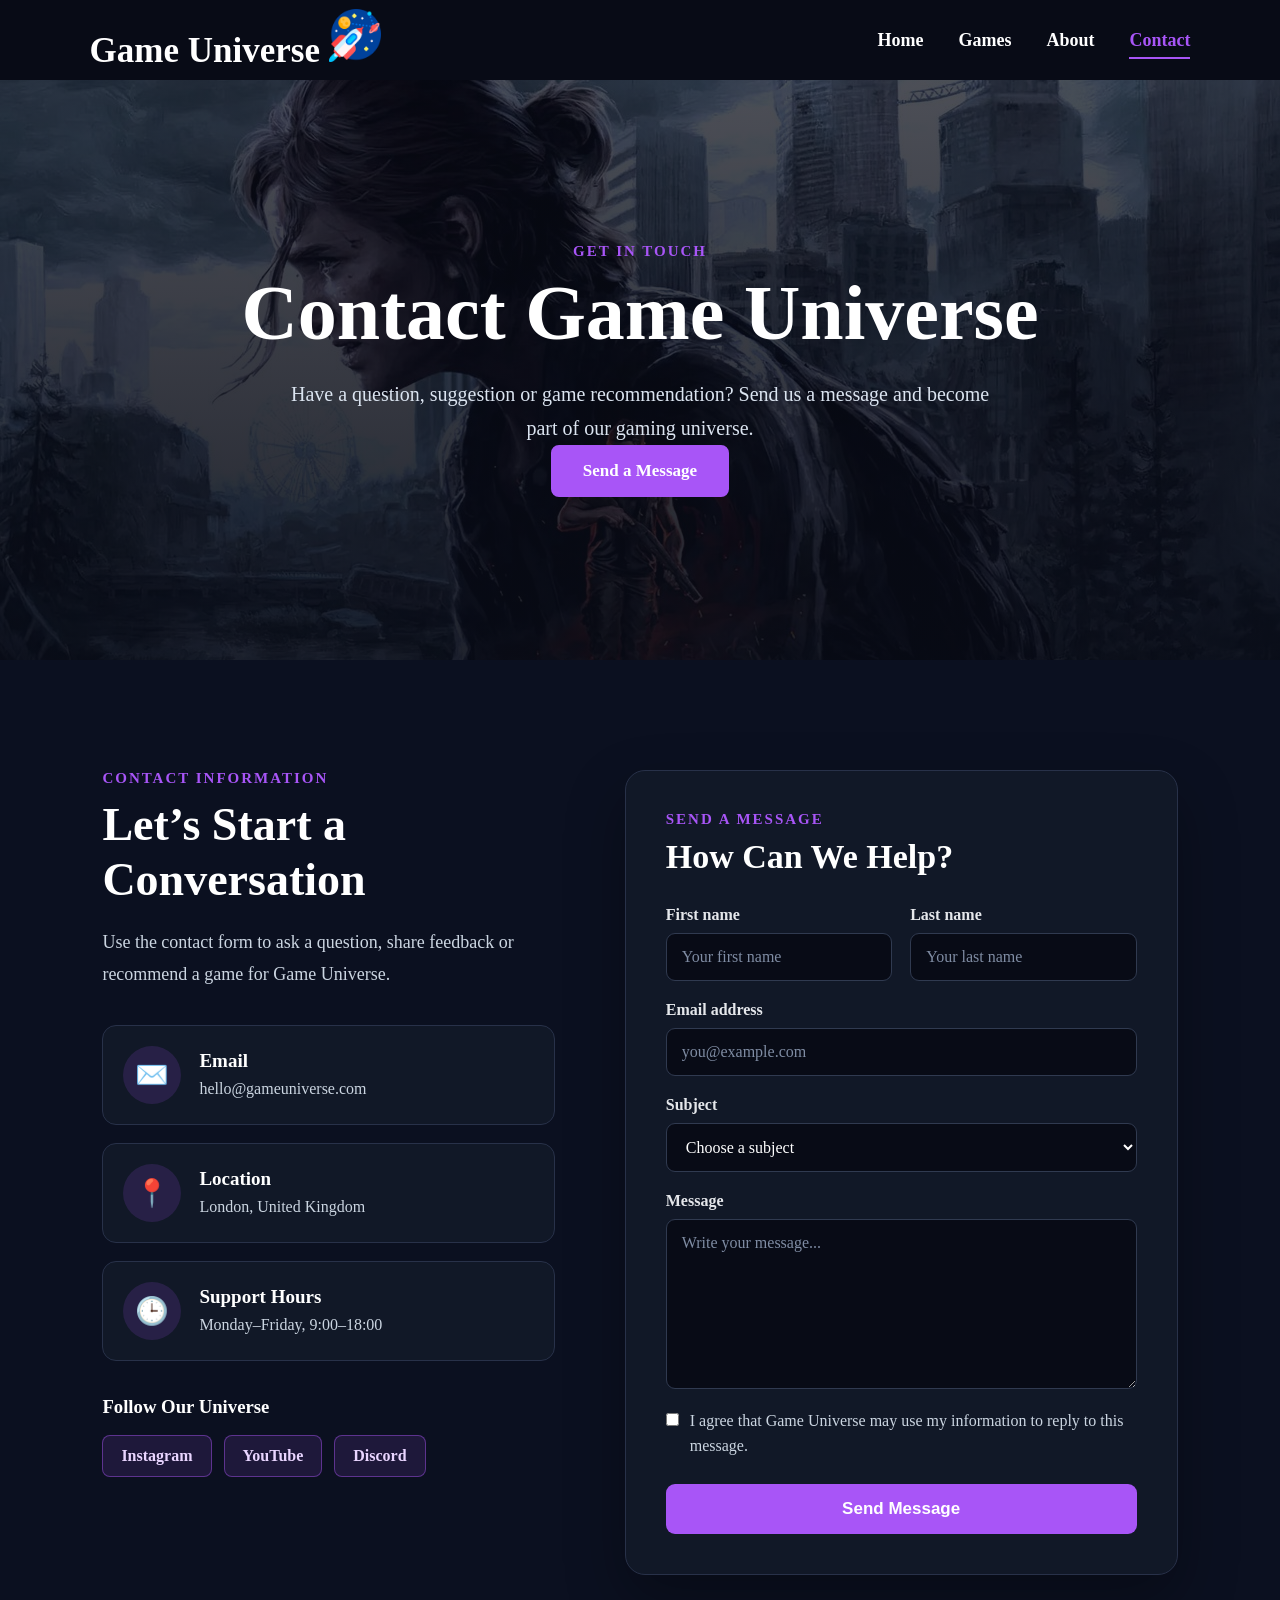
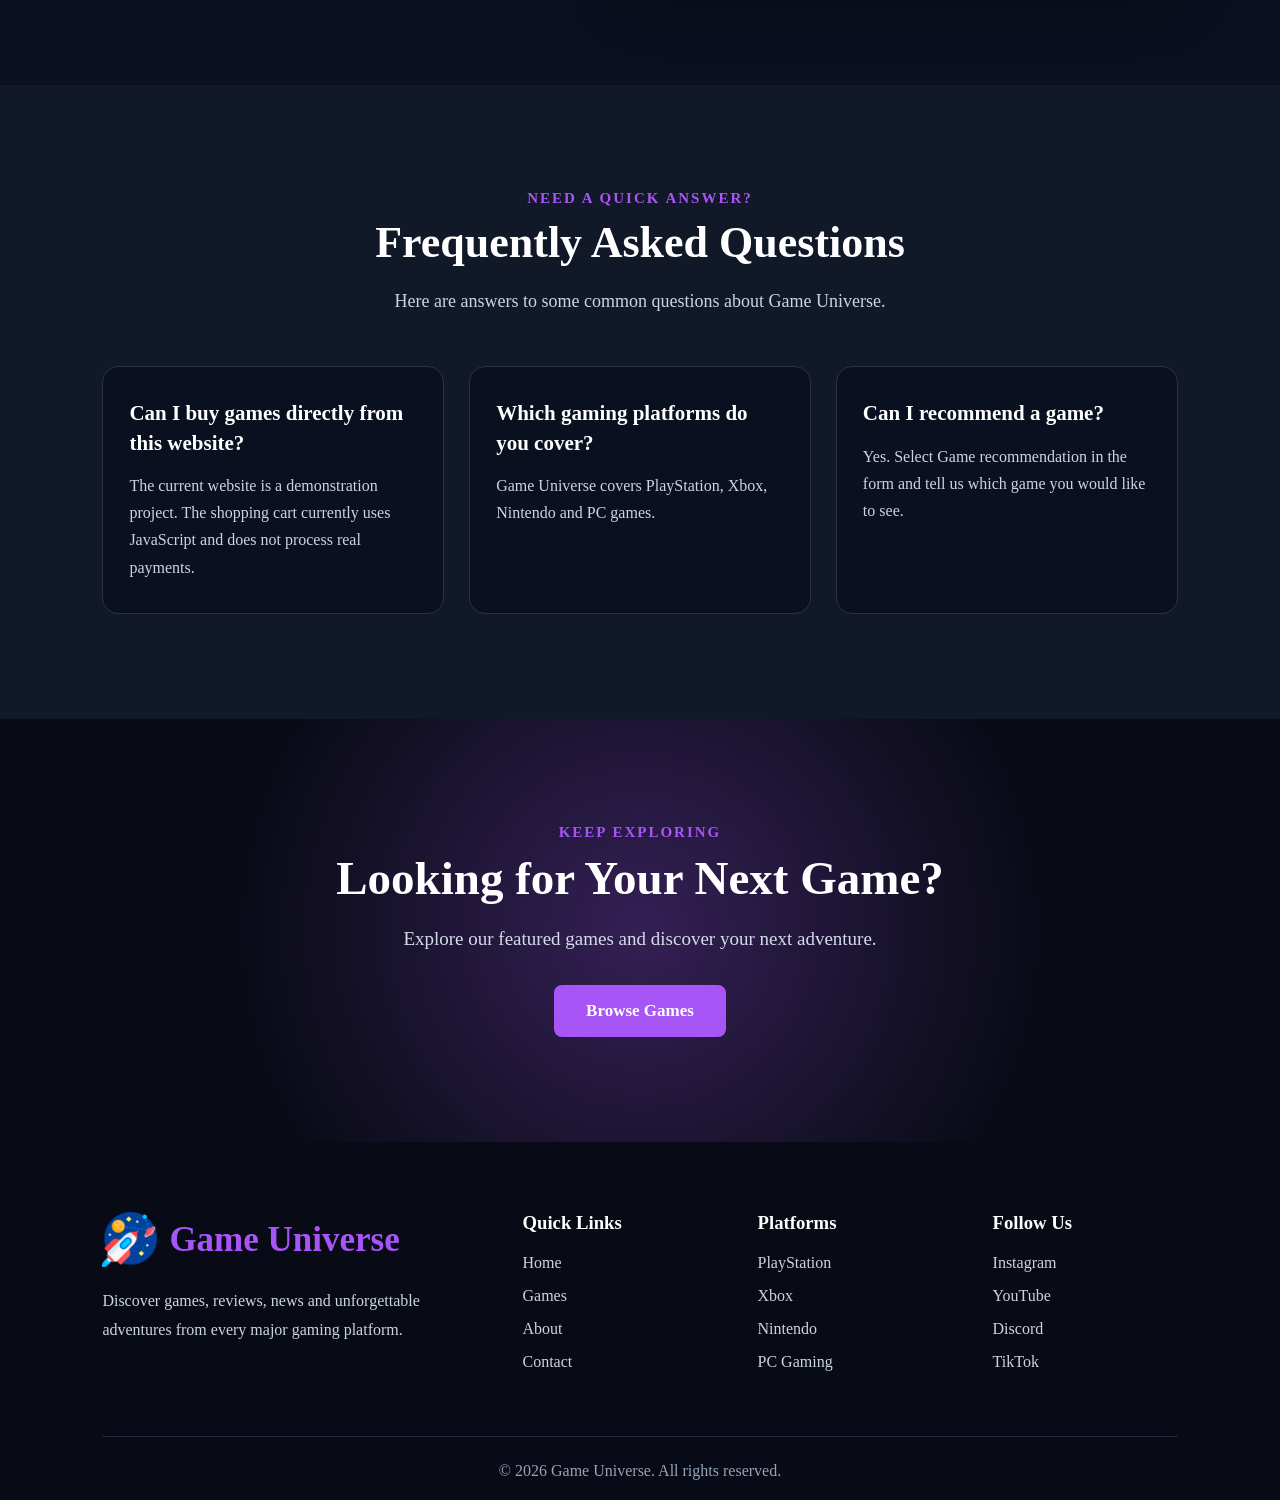
<file: contact.html>
<!DOCTYPE html>
<html lang="en">

<head>
    <meta charset="UTF-8">

    <meta name="viewport" content="width=device-width, initial-scale=1.0">
    <meta name="description" content="Game Universe is an online gaming store where users can browse games, search products and manage a shopping cart.">

    <link rel="stylesheet" href="style/style.css">
    <link rel="icon" href="media/images/space.png" type="image/png">

    <title>Contact Us | Game Universe</title>
</head>

<body>

    <!-- Navbar -->

    <header class="header">

        <a href="index.html" class="logo">
            Game Universe

            <img
                src="media/images/space.png"
                alt="Game Universe logo"
            >
        </a>

        <input type="checkbox" id="nav-box">

        <label
            for="nav-box"
            class="nav-btn"
            aria-label="Open navigation menu"
        >
            <span></span>
            <span></span>
            <span></span>
        </label>

        <nav class="navbar">

            <ul>
                <li>
                    <a href="index.html">
                        Home
                    </a>
                </li>

                <li>
                    <a href="games.html">
                        Games
                    </a>
                </li>

                <li>
                    <a href="about.html">
                        About
                    </a>
                </li>

                <li>
                    <a
                        href="contact.html"
                        class="active"
                    >
                        Contact
                    </a>
                </li>
            </ul>

        </nav>

    </header>


    <main>

        <!-- Contact hero -->

        <section class="contact-hero">

            <div class="contact-hero-content">

                <p class="section-label">
                    Get in touch
                </p>

                <h1>
                    Contact Game Universe
                </h1>

                <p>
                    Have a question, suggestion or game
                    recommendation? Send us a message and become
                    part of our gaming universe.
                </p>

                <a
                    href="#contact-area"
                    class="hero-btn"
                >
                    Send a Message
                </a>

            </div>

        </section>


        <!-- Contact information and form -->

        <section
            class="contact-section"
            id="contact-area"
        >

            <div class="contact-info">

                <p class="section-label">
                    Contact information
                </p>

                <h2>
                    Let’s Start a Conversation
                </h2>

                <p class="contact-intro">
                    Use the contact form to ask a question, share
                    feedback or recommend a game for Game Universe.
                </p>


                <div class="contact-details">

                    <article class="contact-detail-card">

                        <span class="contact-icon">
                            ✉️
                        </span>

                        <div>
                            <h3>Email</h3>

                            <p>
                                hello@gameuniverse.com
                            </p>
                        </div>

                    </article>


                    <article class="contact-detail-card">

                        <span class="contact-icon">
                            📍
                        </span>

                        <div>
                            <h3>Location</h3>

                            <p>
                                London, United Kingdom
                            </p>
                        </div>

                    </article>


                    <article class="contact-detail-card">

                        <span class="contact-icon">
                            🕒
                        </span>

                        <div>
                            <h3>Support Hours</h3>

                            <p>
                                Monday–Friday, 9:00–18:00
                            </p>
                        </div>

                    </article>

                </div>


                <div class="contact-socials">

                    <h3>
                        Follow Our Universe
                    </h3>

                    <div class="social-buttons">

                        <a
                            href="#"
                            aria-label="Instagram"
                        >
                            Instagram
                        </a>

                        <a
                            href="#"
                            aria-label="YouTube"
                        >
                            YouTube
                        </a>

                        <a
                            href="#"
                            aria-label="Discord"
                        >
                            Discord
                        </a>

                    </div>

                </div>

            </div>


            <!-- Contact form -->

            <div class="contact-form-container">

                <form
                    class="contact-form"
                    id="contact-form"
                >

                    <div class="form-heading">

                        <p class="section-label">
                            Send a message
                        </p>

                        <h2>
                            How Can We Help?
                        </h2>

                    </div>


                    <div class="form-row">

                        <div class="form-group">

                            <label for="first-name">
                                First name
                            </label>

                            <input
                                type="text"
                                id="first-name"
                                name="first-name"
                                placeholder="Your first name"
                                autocomplete="given-name"
                                required
                            >

                        </div>


                        <div class="form-group">

                            <label for="last-name">
                                Last name
                            </label>

                            <input
                                type="text"
                                id="last-name"
                                name="last-name"
                                placeholder="Your last name"
                                autocomplete="family-name"
                                required
                            >

                        </div>

                    </div>


                    <div class="form-group">

                        <label for="email">
                            Email address
                        </label>

                        <input
                            type="email"
                            id="email"
                            name="email"
                            placeholder="you@example.com"
                            autocomplete="email"
                            required
                        >

                    </div>


                    <div class="form-group">

                        <label for="subject">
                            Subject
                        </label>

                        <select
                            id="subject"
                            name="subject"
                            required
                        >

                            <option
                                value=""
                                selected
                                disabled
                            >
                                Choose a subject
                            </option>

                            <option value="general-question">
                                General question
                            </option>

                            <option value="game-recommendation">
                                Game recommendation
                            </option>

                            <option value="website-feedback">
                                Website feedback
                            </option>

                            <option value="support">
                                Support
                            </option>

                        </select>

                    </div>


                    <div class="form-group">

                        <label for="message">
                            Message
                        </label>

                        <textarea
                            id="message"
                            name="message"
                            rows="7"
                            placeholder="Write your message..."
                            required
                        ></textarea>

                    </div>


                    <div class="checkbox-group">

                        <input
                            type="checkbox"
                            id="privacy"
                            name="privacy"
                            required
                        >

                        <label for="privacy">
                            I agree that Game Universe may use my
                            information to reply to this message.
                        </label>

                    </div>


                    <button
                        type="submit"
                        class="contact-submit-btn"
                    >
                        Send Message
                    </button>

                </form>

            </div>

        </section>


        <!-- FAQ -->

        <section class="contact-faq">

            <div class="faq-heading">

                <p class="section-label">
                    Need a quick answer?
                </p>

                <h2>
                    Frequently Asked Questions
                </h2>

                <p>
                    Here are answers to some common questions
                    about Game Universe.
                </p>

            </div>


            <div class="faq-container">

                <article class="faq-card">

                    <h3>
                        Can I buy games directly from this website?
                    </h3>

                    <p>
                        The current website is a demonstration
                        project. The shopping cart currently uses
                        JavaScript and does not process real payments.
                    </p>

                </article>


                <article class="faq-card">

                    <h3>
                        Which gaming platforms do you cover?
                    </h3>

                    <p>
                        Game Universe covers PlayStation, Xbox,
                        Nintendo and PC games.
                    </p>

                </article>


                <article class="faq-card">

                    <h3>
                        Can I recommend a game?
                    </h3>

                    <p>
                        Yes. Select Game recommendation in the form
                        and tell us which game you would like to see.
                    </p>

                </article>

            </div>

        </section>


        <!-- Call to action -->

        <section class="contact-cta">

            <div class="contact-cta-content">

                <p class="section-label">
                    Keep exploring
                </p>

                <h2>
                    Looking for Your Next Game?
                </h2>

                <p>
                    Explore our featured games and discover your
                    next adventure.
                </p>

                <a
                    href="games.html"
                    class="hero-btn"
                >
                    Browse Games
                </a>

            </div>

        </section>

    </main>


    <!-- Footer -->

    <footer class="footer">

        <div class="footer-container">

            <div class="footer-logo">

                <div class="footer-brand">

                    <img
                        src="media/images/space.png"
                        alt="Game Universe logo"
                    >

                    <h2>
                        Game Universe
                    </h2>

                </div>

                <p>
                    Discover games, reviews, news and unforgettable
                    adventures from every major gaming platform.
                </p>

            </div>


            <div class="footer-links">

                <h3>Quick Links</h3>

                <ul>
                    <li>
                        <a href="index.html">Home</a>
                    </li>

                    <li>
                        <a href="games.html">Games</a>
                    </li>

                    <li>
                        <a href="about.html">About</a>
                    </li>

                    <li>
                        <a href="contact.html">Contact</a>
                    </li>
                </ul>

            </div>


            <div class="footer-links">

                <h3>Platforms</h3>

                <ul>
                    <li><a href="#">PlayStation</a></li>
                    <li><a href="#">Xbox</a></li>
                    <li><a href="#">Nintendo</a></li>
                    <li><a href="#">PC Gaming</a></li>
                </ul>

            </div>


            <div class="footer-links">

                <h3>Follow Us</h3>

                <ul>
                    <li><a href="#">Instagram</a></li>
                    <li><a href="#">YouTube</a></li>
                    <li><a href="#">Discord</a></li>
                    <li><a href="#">TikTok</a></li>
                </ul>

            </div>

        </div>


        <div class="footer-bottom">

            <p>
                &copy; 2026 Game Universe.
                All rights reserved.
            </p>

        </div>

    </footer>

    <script type="module" src="script/main.js"></script>

</body>

</html>
</file>
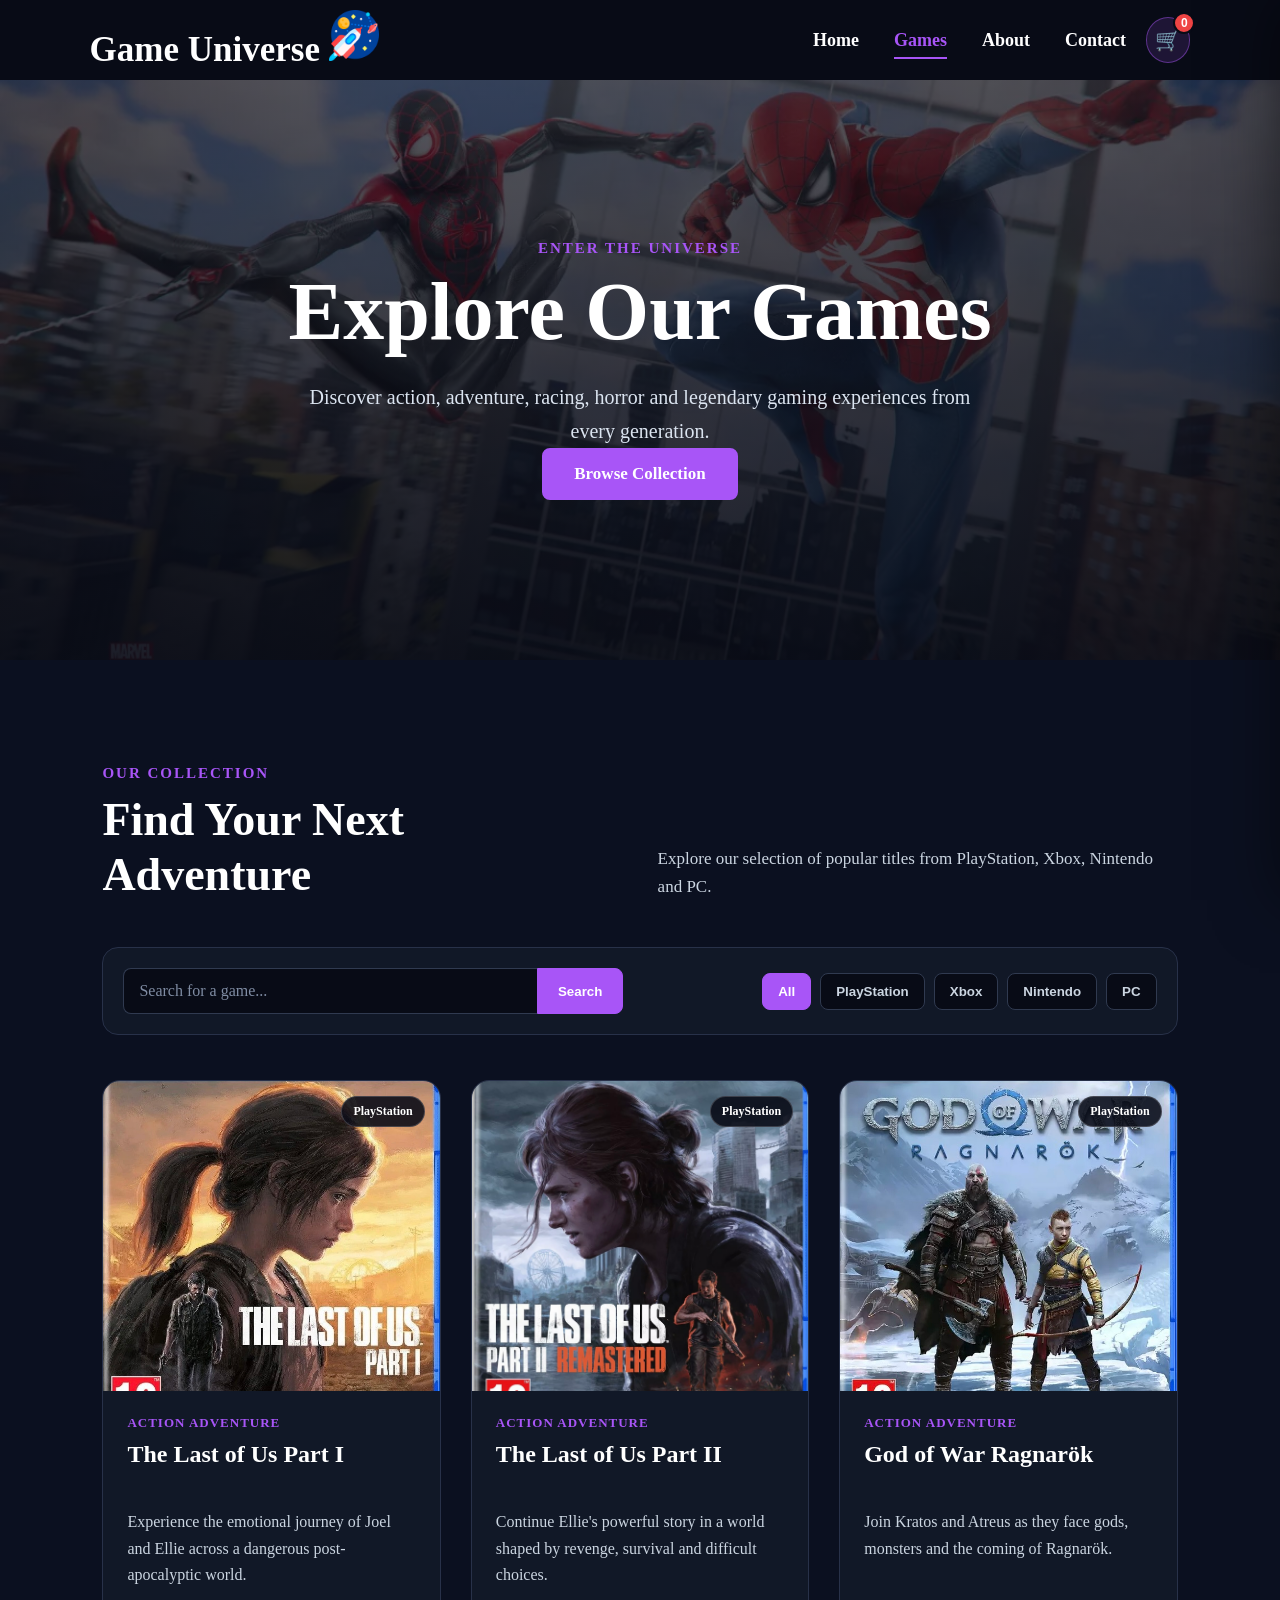
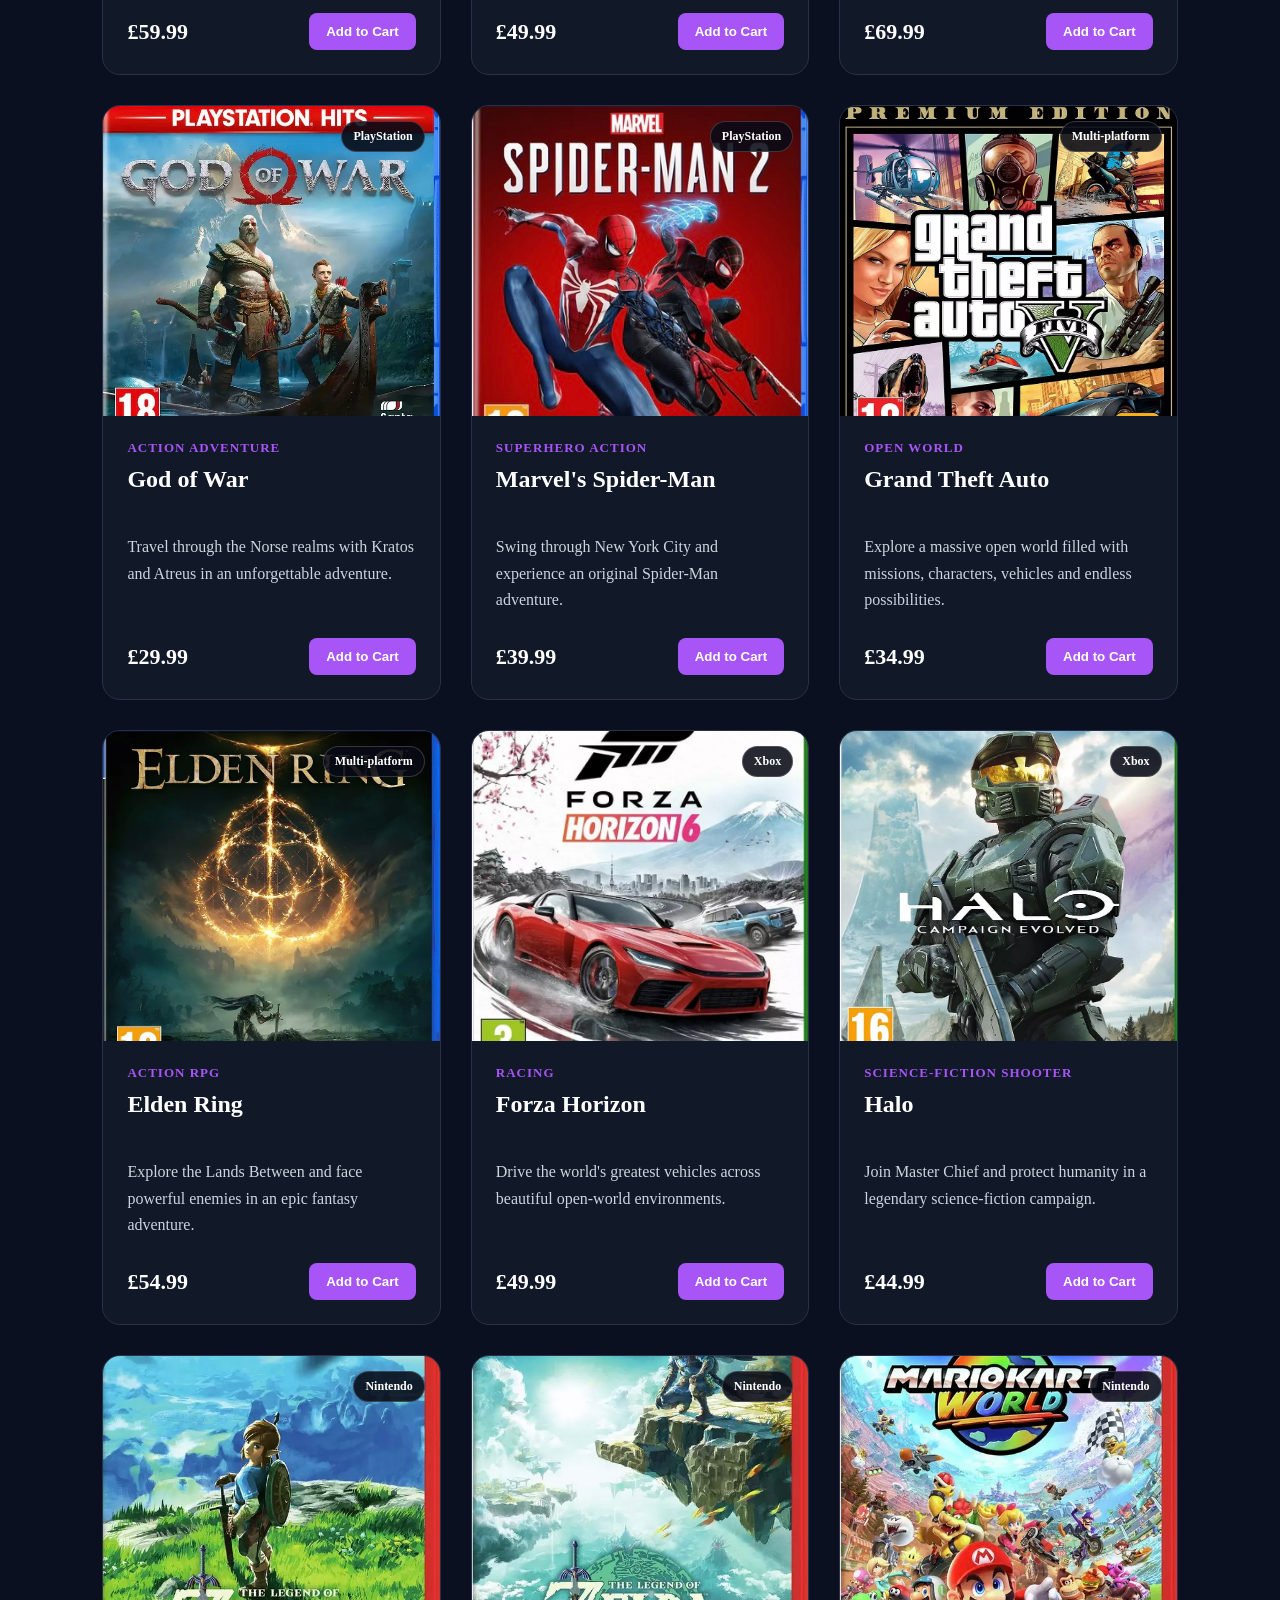
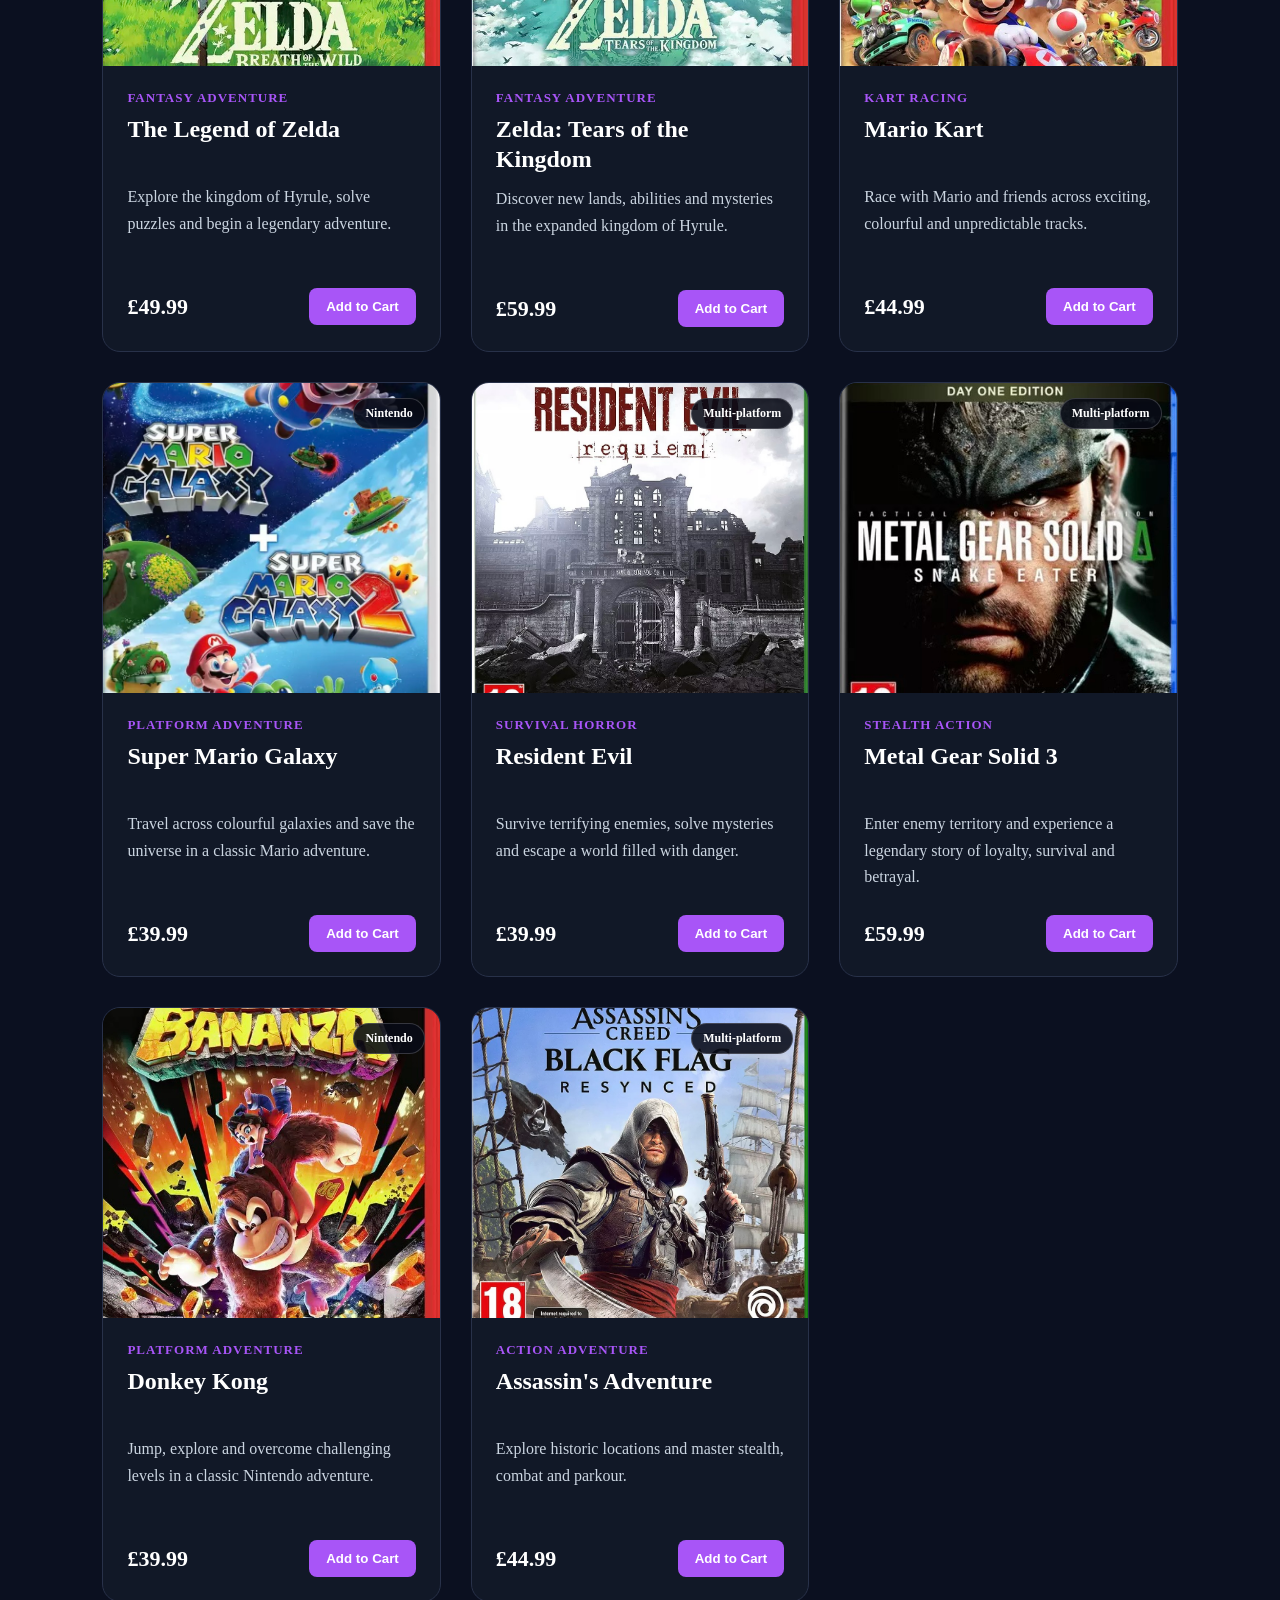
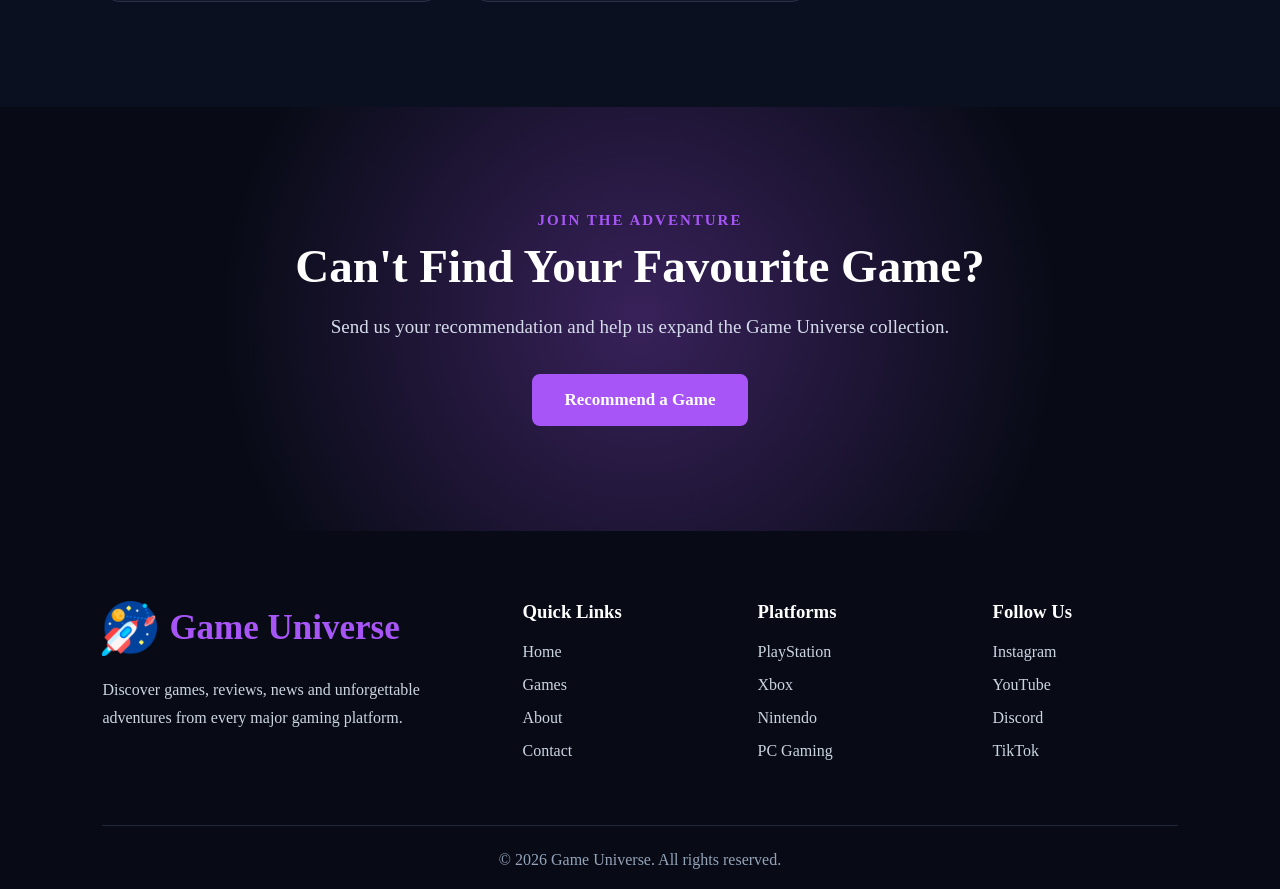
<file: games.html>
<!DOCTYPE html>
<html lang="en">

<head>
    <meta charset="UTF-8">

    <meta name="viewport" content="width=device-width, initial-scale=1.0">
    <meta name="description" content="Game Universe is an online gaming store where users can browse games, search products and manage a shopping cart.">

    <link rel="stylesheet" href="style/style.css">
    <link rel="icon" href="media/images/space.png" type="image/png">

    <title>Games | Game Universe</title>
</head>

<body>

    <!-- Navbar -->

    <header class="header">

        <a href="index.html" class="logo">
            Game Universe

            <img src="media/images/space.png" alt="Game Universe logo">
        </a>

        <input type="checkbox" id="nav-box">

        <label for="nav-box" class="nav-btn" aria-label="Open navigation menu">

            <span></span>
            <span></span>
            <span></span>

        </label>

        <nav class="navbar">

            <ul>
                <li>
                    <a href="index.html">Home</a>
                </li>

                <li>
                    <a href="games.html" class="active">Games</a>
                </li>

                <li>
                    <a href="about.html">About</a>
                </li>

                <li>
                    <a href="contact.html">Contact</a>
                </li>
            </ul>

        </nav>
        <button class="cart-button" id="cart-button" type="button">
            🛒
            <span id="cart-count">0</span>
        </button>

    </header>

    <!-- Dark background -->

    <div class="cart-overlay" id="cart-overlay"></div>


    <!-- Shopping cart panel -->

    <aside class="cart-panel" id="cart-panel">

        <div class="cart-header">

            <div>
                <p class="section-label">Your collection</p>
                <h2>Shopping Cart</h2>
            </div>

            <button class="close-cart" id="close-cart" type="button" aria-label="Close shopping cart">
                &times;
            </button>

        </div>


        <div class="cart-items" id="cart-items">

            <!-- JavaScript will insert cart items here -->

        </div>


        <div class="cart-footer">

            <div class="cart-total">

                <span>Total</span>

                <strong id="cart-total">
                    £0.00
                </strong>

            </div>

            <button class="checkout-button" id="checkout-button" type="button">
                Buy Games
            </button>

            <button class="clear-cart-button" id="clear-cart" type="button">
                Clear Cart
            </button>

        </div>

    </aside>


    <main>

        <!-- Games -->

        <section class="games-hero">

            <div class="games-hero-content">

                <p class="section-label">
                    Enter the universe
                </p>

                <h1>Explore Our Games</h1>

                <p>
                    Discover action, adventure, racing, horror and legendary
                    gaming experiences from every generation.
                </p>

                <a href="#all-games" class="hero-btn">
                    Browse Collection
                </a>

            </div>

        </section>


        <!-- Games collection -->

        <section class="games-page" id="all-games">

            <div class="games-page-heading">

                <div>
                    <p class="section-label">
                        Our collection
                    </p>

                    <h2>Find Your Next Adventure</h2>
                </div>

                <p>
                    Explore our selection of popular titles from PlayStation,
                    Xbox, Nintendo and PC.
                </p>

            </div>


            <!-- Search and filters -->

            <div class="games-toolbar">

                <div class="game-search">

                    <label for="game-search" class="visually-hidden">
                        Search games
                    </label>

                    <input type="search" id="game-search" placeholder="Search for a game...">

                    <button type="button">
                        Search
                    </button>

                </div>


                <div class="game-filters">

                    <button type="button" class="filter-active" data-filter="all">
                        All
                    </button>

                    <button type="button" data-filter="playstation">
                        PlayStation
                    </button>

                    <button type="button" data-filter="xbox">
                        Xbox
                    </button>

                    <button type="button" data-filter="nintendo">
                        Nintendo
                    </button>

                    <button type="button" data-filter="pc">
                        PC
                    </button>

                </div>

            </div>


            <!-- Game cards -->

            <div class="games-grid">

                <!-- The Last of Us Part I -->

                <article class="store-game-card" data-name="The Last of Us Part I" data-price="59.99"
                    data-image="media/images/tlou.png" data-platform="playstation">

                    <div class="game-image">

                        <img src="media/images/tlou.png" alt="The Last of Us Part I">

                        <span class="game-platform">
                            PlayStation
                        </span>

                    </div>

                    <div class="store-game-info">

                        <p class="game-category">
                            Action Adventure
                        </p>

                        <h3>The Last of Us Part I</h3>

                        <p class="game-description">
                            Experience the emotional journey of Joel and Ellie
                            across a dangerous post-apocalyptic world.
                        </p>

                        <div class="game-card-bottom">

                            <p class="game-price">
                                £59.99
                            </p>

                            <button type="button" class="add-to-cart">
                                Add to Cart
                            </button>

                        </div>

                    </div>

                </article>


                <!-- The Last of Us Part II -->

                <article class="store-game-card" data-name="The Last of Us Part II" data-price="49.99"
                    data-image="media/images/tlou2.png" data-platform="playstation">

                    <div class="game-image">

                        <img src="media/images/tlou2.png" alt="The Last of Us Part II">

                        <span class="game-platform">
                            PlayStation
                        </span>

                    </div>

                    <div class="store-game-info">

                        <p class="game-category">
                            Action Adventure
                        </p>

                        <h3>The Last of Us Part II</h3>

                        <p class="game-description">
                            Continue Ellie's powerful story in a world shaped
                            by revenge, survival and difficult choices.
                        </p>

                        <div class="game-card-bottom">

                            <p class="game-price">
                                £49.99
                            </p>

                            <button type="button" class="add-to-cart">
                                Add to Cart
                            </button>

                        </div>

                    </div>

                </article>


                <!-- God of War Ragnarok -->

                <article class="store-game-card" data-name="God of War Ragnarök" data-price="69.99"
                    data-image="media/images/god2.png" data-platform="playstation">

                    <div class="game-image">

                        <img src="media/images/god2.png" alt="God of War Ragnarok">

                        <span class="game-platform">
                            PlayStation
                        </span>

                    </div>

                    <div class="store-game-info">

                        <p class="game-category">
                            Action Adventure
                        </p>

                        <h3>God of War Ragnarök</h3>

                        <p class="game-description">
                            Join Kratos and Atreus as they face gods, monsters
                            and the coming of Ragnarök.
                        </p>

                        <div class="game-card-bottom">

                            <p class="game-price">
                                £69.99
                            </p>

                            <button type="button" class="add-to-cart">
                                Add to Cart
                            </button>

                        </div>

                    </div>

                </article>


                <!-- God of War -->

                <article class="store-game-card" data-name="God of War" data-price="29.99"
                    data-image="media/images/god.png" data-platform="playstation">

                    <div class="game-image">

                        <img src="media/images/god.png" alt="God of War">

                        <span class="game-platform">
                            PlayStation
                        </span>

                    </div>

                    <div class="store-game-info">

                        <p class="game-category">
                            Action Adventure
                        </p>

                        <h3>God of War</h3>

                        <p class="game-description">
                            Travel through the Norse realms with Kratos and
                            Atreus in an unforgettable adventure.
                        </p>

                        <div class="game-card-bottom">

                            <p class="game-price">
                                £29.99
                            </p>

                            <button type="button" class="add-to-cart">
                                Add to Cart
                            </button>

                        </div>

                    </div>

                </article>


                <!-- Spider-Man -->

                <article class="store-game-card" data-name="Marvel's Spider-Man" data-price="39.99"
                    data-image="media/images/spider.png" data-platform="playstation">

                    <div class="game-image">

                        <img src="media/images/spider.png" alt="Marvel Spider-Man">

                        <span class="game-platform">
                            PlayStation
                        </span>

                    </div>

                    <div class="store-game-info">

                        <p class="game-category">
                            Superhero Action
                        </p>

                        <h3>Marvel's Spider-Man</h3>

                        <p class="game-description">
                            Swing through New York City and experience an
                            original Spider-Man adventure.
                        </p>

                        <div class="game-card-bottom">

                            <p class="game-price">
                                £39.99
                            </p>

                            <button type="button" class="add-to-cart">
                                Add to Cart
                            </button>

                        </div>

                    </div>

                </article>


                <!-- Grand Theft Auto -->

                <article class="store-game-card" data-name="Grand Theft Auto" data-price="34.99"
                    data-image="media/images/gta.png" data-platform="multi-platform">

                    <div class="game-image">

                        <img src="media/images/gta.png" alt="Grand Theft Auto">

                        <span class="game-platform">
                            Multi-platform
                        </span>

                    </div>

                    <div class="store-game-info">

                        <p class="game-category">
                            Open World
                        </p>

                        <h3>Grand Theft Auto</h3>

                        <p class="game-description">
                            Explore a massive open world filled with missions,
                            characters, vehicles and endless possibilities.
                        </p>

                        <div class="game-card-bottom">

                            <p class="game-price">
                                £34.99
                            </p>

                            <button type="button" class="add-to-cart">
                                Add to Cart
                            </button>

                        </div>

                    </div>

                </article>


                <!-- Elden Ring -->

                <article class="store-game-card" data-name="Elden Ring" data-price="54.99"
                    data-image="media/images/elden.png" data-platform="multi-platform">

                    <div class="game-image">

                        <img src="media/images/elden.png" alt="Elden Ring">

                        <span class="game-platform">
                            Multi-platform
                        </span>

                    </div>

                    <div class="store-game-info">

                        <p class="game-category">
                            Action RPG
                        </p>

                        <h3>Elden Ring</h3>

                        <p class="game-description">
                            Explore the Lands Between and face powerful enemies
                            in an epic fantasy adventure.
                        </p>

                        <div class="game-card-bottom">

                            <p class="game-price">
                                £54.99
                            </p>

                            <button type="button" class="add-to-cart">
                                Add to Cart
                            </button>

                        </div>

                    </div>

                </article>


                <!-- Forza -->

                <article class="store-game-card" data-name="Forza Horizon" data-price="49.99"
                    data-image="media/images/forza.png" data-platform="xbox">

                    <div class="game-image">

                        <img src="media/images/forza.png" alt="Forza racing game">

                        <span class="game-platform">
                            Xbox
                        </span>

                    </div>

                    <div class="store-game-info">

                        <p class="game-category">
                            Racing
                        </p>

                        <h3>Forza Horizon</h3>

                        <p class="game-description">
                            Drive the world's greatest vehicles across
                            beautiful open-world environments.
                        </p>

                        <div class="game-card-bottom">

                            <p class="game-price">
                                £49.99
                            </p>

                            <button type="button" class="add-to-cart">
                                Add to Cart
                            </button>

                        </div>

                    </div>

                </article>


                <!-- Halo -->

                <article class="store-game-card" data-name="Halo" data-price="44.99" data-image="media/images/halo.png"
                    data-platform="xbox">

                    <div class="game-image">

                        <img src="media/images/halo.png" alt="Halo">

                        <span class="game-platform">
                            Xbox
                        </span>

                    </div>

                    <div class="store-game-info">

                        <p class="game-category">
                            Science-fiction Shooter
                        </p>

                        <h3>Halo</h3>

                        <p class="game-description">
                            Join Master Chief and protect humanity in a
                            legendary science-fiction campaign.
                        </p>

                        <div class="game-card-bottom">

                            <p class="game-price">
                                £44.99
                            </p>

                            <button type="button" class="add-to-cart">
                                Add to Cart
                            </button>

                        </div>

                    </div>

                </article>


                <!-- Zelda -->

                <article class="store-game-card" data-name="The Legend of Zelda" data-price="49.99"
                    data-image="media/images/zelda1.png" data-platform="nintendo">

                    <div class="game-image">

                        <img src="media/images/zelda1.png" alt="The Legend of Zelda">

                        <span class="game-platform">
                            Nintendo
                        </span>

                    </div>

                    <div class="store-game-info">

                        <p class="game-category">
                            Fantasy Adventure
                        </p>

                        <h3>The Legend of Zelda</h3>

                        <p class="game-description">
                            Explore the kingdom of Hyrule, solve puzzles and
                            begin a legendary adventure.
                        </p>

                        <div class="game-card-bottom">

                            <p class="game-price">
                                £49.99
                            </p>

                            <button type="button" class="add-to-cart">
                                Add to Cart
                            </button>

                        </div>

                    </div>

                </article>


                <!-- Zelda 2 -->

                <article class="store-game-card" data-name="Zelda: Tears of the Kingdom" data-price="59.99"
                    data-image="media/images/zelda2.png" data-platform="nintendo">

                    <div class="game-image">

                        <img src="media/images/zelda2.png" alt="The Legend of Zelda adventure">

                        <span class="game-platform">
                            Nintendo
                        </span>

                    </div>

                    <div class="store-game-info">

                        <p class="game-category">
                            Fantasy Adventure
                        </p>

                        <h3>Zelda: Tears of the Kingdom</h3>

                        <p class="game-description">
                            Discover new lands, abilities and mysteries in the
                            expanded kingdom of Hyrule.
                        </p>

                        <div class="game-card-bottom">

                            <p class="game-price">
                                £59.99
                            </p>

                            <button type="button" class="add-to-cart">
                                Add to Cart
                            </button>

                        </div>

                    </div>

                </article>


                <!-- Mario Kart -->

                <article class="store-game-card" data-name="Mario Kart" data-price="44.99"
                    data-image="media/images/mariok.png" data-platform="nintendo">

                    <div class="game-image">

                        <img src="media/images/mariok.png" alt="Mario Kart">

                        <span class="game-platform">
                            Nintendo
                        </span>

                    </div>

                    <div class="store-game-info">

                        <p class="game-category">
                            Kart Racing
                        </p>

                        <h3>Mario Kart</h3>

                        <p class="game-description">
                            Race with Mario and friends across exciting,
                            colourful and unpredictable tracks.
                        </p>

                        <div class="game-card-bottom">

                            <p class="game-price">
                                £44.99
                            </p>

                            <button type="button" class="add-to-cart">
                                Add to Cart
                            </button>

                        </div>

                    </div>

                </article>


                <!-- Mario Galaxy -->

                <article class="store-game-card" data-name="Super Mario Galaxy" data-price="39.99"
                    data-image="media/images/galaxy.png" data-platform="nintendo">

                    <div class="game-image">

                        <img src="media/images/galaxy.png" alt="Super Mario Galaxy">

                        <span class="game-platform">
                            Nintendo
                        </span>

                    </div>

                    <div class="store-game-info">

                        <p class="game-category">
                            Platform Adventure
                        </p>

                        <h3>Super Mario Galaxy</h3>

                        <p class="game-description">
                            Travel across colourful galaxies and save the
                            universe in a classic Mario adventure.
                        </p>

                        <div class="game-card-bottom">

                            <p class="game-price">
                                £39.99
                            </p>

                            <button type="button" class="add-to-cart">
                                Add to Cart
                            </button>

                        </div>

                    </div>

                </article>


                <!-- Resident Evil -->

                <article class="store-game-card" data-name="Resident Evil" data-price="39.99"
                    data-image="media/images/resident.png" data-platform="multi-platform">

                    <div class="game-image">

                        <img src="media/images/resident.png" alt="Resident Evil">

                        <span class="game-platform">
                            Multi-platform
                        </span>

                    </div>

                    <div class="store-game-info">

                        <p class="game-category">
                            Survival Horror
                        </p>

                        <h3>Resident Evil</h3>

                        <p class="game-description">
                            Survive terrifying enemies, solve mysteries and
                            escape a world filled with danger.
                        </p>

                        <div class="game-card-bottom">

                            <p class="game-price">
                                £39.99
                            </p>

                            <button type="button" class="add-to-cart">
                                Add to Cart
                            </button>

                        </div>

                    </div>

                </article>


                <!-- Metal Gear Solid 3 -->

                <article class="store-game-card" data-name="Metal Gear Solid 3" data-price="59.99"
                    data-image="media/images/mgs3.png" data-platform="multi-platform">

                    <div class="game-image">

                        <img src="media/images/mgs3.png" alt="Metal Gear Solid 3">

                        <span class="game-platform">
                            Multi-platform
                        </span>

                    </div>

                    <div class="store-game-info">

                        <p class="game-category">
                            Stealth Action
                        </p>

                        <h3>Metal Gear Solid 3</h3>

                        <p class="game-description">
                            Enter enemy territory and experience a legendary
                            story of loyalty, survival and betrayal.
                        </p>

                        <div class="game-card-bottom">

                            <p class="game-price">
                                £59.99
                            </p>

                            <button type="button" class="add-to-cart">
                                Add to Cart
                            </button>

                        </div>

                    </div>

                </article>


                <!-- Donkey Kong -->

                <article class="store-game-card" data-name="Donkey Kong" data-price="39.99"
                    data-image="media/images/donk.png" data-platform="nintendo">

                    <div class="game-image">

                        <img src="media/images/donk.png" alt="Donkey Kong">

                        <span class="game-platform">
                            Nintendo
                        </span>

                    </div>

                    <div class="store-game-info">

                        <p class="game-category">
                            Platform Adventure
                        </p>

                        <h3>Donkey Kong</h3>

                        <p class="game-description">
                            Jump, explore and overcome challenging levels in a
                            classic Nintendo adventure.
                        </p>

                        <div class="game-card-bottom">

                            <p class="game-price">
                                £39.99
                            </p>

                            <button type="button" class="add-to-cart">
                                Add to Cart
                            </button>

                        </div>

                    </div>

                </article>


                <!-- Assassin-style image -->

                <article class="store-game-card" data-name="Assassin's Adventure" data-price="44.99"
                    data-image="media/images/assa.png" data-platform="multi-platform">

                    <div class="game-image">

                        <img src="media/images/assa.png" alt="Assassin action adventure game">

                        <span class="game-platform">
                            Multi-platform
                        </span>

                    </div>

                    <div class="store-game-info">

                        <p class="game-category">
                            Action Adventure
                        </p>

                        <h3>Assassin's Adventure</h3>

                        <p class="game-description">
                            Explore historic locations and master stealth,
                            combat and parkour.
                        </p>

                        <div class="game-card-bottom">

                            <p class="game-price">
                                £44.99
                            </p>

                            <button type="button" class="add-to-cart">
                                Add to Cart
                            </button>

                        </div>

                    </div>

                </article>

            </div>

        </section>


        <!-- Games CTA -->

        <section class="games-cta">

            <div class="games-cta-content">

                <p class="section-label">
                    Join the adventure
                </p>

                <h2>Can't Find Your Favourite Game?</h2>

                <p>
                    Send us your recommendation and help us expand the
                    Game Universe collection.
                </p>

                <a href="contact.html" class="hero-btn">
                    Recommend a Game
                </a>

            </div>

        </section>

    </main>


    <!-- Footer -->

    <footer class="footer">

        <div class="footer-container">

            <div class="footer-logo">

                <div class="footer-brand">

                    <img src="media/images/space.png" alt="Game Universe logo">

                    <h2>Game Universe</h2>

                </div>

                <p>
                    Discover games, reviews, news and unforgettable adventures
                    from every major gaming platform.
                </p>

            </div>


            <div class="footer-links">

                <h3>Quick Links</h3>

                <ul>
                    <li><a href="index.html">Home</a></li>
                    <li><a href="games.html">Games</a></li>
                    <li><a href="about.html">About</a></li>
                    <li><a href="contact.html">Contact</a></li>
                </ul>

            </div>


            <div class="footer-links">

                <h3>Platforms</h3>

                <ul>
                    <li><a href="#">PlayStation</a></li>
                    <li><a href="#">Xbox</a></li>
                    <li><a href="#">Nintendo</a></li>
                    <li><a href="#">PC Gaming</a></li>
                </ul>

            </div>


            <div class="footer-links">

                <h3>Follow Us</h3>

                <ul>
                    <li><a href="#">Instagram</a></li>
                    <li><a href="#">YouTube</a></li>
                    <li><a href="#">Discord</a></li>
                    <li><a href="#">TikTok</a></li>
                </ul>

            </div>

        </div>


        <div class="footer-bottom">

            <p>
                &copy; 2026 Game Universe. All rights reserved.
            </p>

        </div>

    </footer>

    <script type="module" src="script/main.js"></script>

</body>

</html>
</file>
<file: style/style.css>
* {
    margin: 0;
    padding: 0;
    box-sizing: border-box;
}

html {
    scroll-behavior: smooth;
}

html,
body {
    width: 100%;
    max-width: 100%;
    overflow: x-hidden;
}


a:focus-visible,
button:focus-visible,
input:focus-visible,
select:focus-visible,
textarea:focus-visible {
    outline: 3px solid #c084fc;
    outline-offset: 3px;
}

.header {
    width: 100%;
    height: 80px;

    display: flex;
    align-items: center;
    justify-content: space-between;

    padding: 0 7%;
    background: #080b16;

    position: relative;
    z-index: 100;
}

.logo {
    color: white;
    font-size: 35px;
    font-weight: bold;
    text-decoration: none;
}

.logo:hover {
    color: #a855f7;
}

.logo img {
    width: 7%;
    height: 7%;
    object-fit: cover;
    display: flex;
    display: inline;
}

/* Desktop navigation */

.navbar ul {
    display: flex;
    align-items: center;
    gap: 35px;
    list-style: none;
}

.navbar a {
    position: relative;
    display: block;

    color: white;
    font-size: 18px;
    font-weight: 600;
    text-decoration: none;
}

.navbar a:hover {
    color: #a855f7;
}

.navbar a::after {
    content: "";
    position: absolute;

    left: 0;
    bottom: -8px;

    width: 0;
    height: 2px;

    background: #a855f7;
    transition: width 0.3s ease;
}

.navbar a:hover::after {
    width: 100%;
}

/* Hide checkbox */

#nav-box {
    display: none;
}

/* Hide hamburger on desktop */

.nav-btn {
    display: none;
    cursor: pointer;
}

.nav-btn span {
    display: block;

    width: 28px;
    height: 3px;
    margin: 5px 0;

    border-radius: 5px;
    background: white;

    transition: 0.3s;
}

#top-game {
    display: flex;
    justify-content: center;
    color: purple;
    margin: 20px 0;

}

/* Video */




#ps1 {
    display: flex;

    width: 100%;
    height: calc(100vh - 80px);

    overflow: hidden;
}

/* Background video */

#ps1 video {
    top: 0;
    left: 0;

    width: 100%;
    height: 100%;
    display: flex;

    object-fit: cover;

    z-index: 0;
}

/* Dark transparent layer */

.hero-overlay {
    position: absolute;
    inset: 0;

    background: rgba(0, 0, 0, 0.48);

    z-index: 1;
}

/* Text above the video */

.hero-content {
    position: absolute;
    top: 50%;
    left: 50%;

    transform: translate(-50%, -50%);

    width: 90%;
    max-width: 850px;

    text-align: center;
    color: white;

    z-index: 2;
}

.hero-content h1 {
    margin-bottom: 20px;

    font-size: clamp(42px, 6vw, 80px);
    line-height: 1.1;
}

.hero-content p {
    max-width: 750px;
    margin: 0 auto;

    font-size: clamp(17px, 2vw, 22px);
    line-height: 1.6;
}

/* Buttons container */

.hero-buttons {
    display: flex;
    justify-content: center;
    gap: 18px;

    margin-top: 30px;
}

/* Main button */

.hero-btn {
    display: inline-block;

    padding: 14px 30px;

    background: #a855f7;
    border: 2px solid #a855f7;
    border-radius: 8px;

    color: white;
    font-size: 17px;
    font-weight: bold;
    text-decoration: none;

    transition: 0.3s ease;
}

.hero-btn:hover {
    background: #9333ea;
    border-color: #9333ea;

    transform: translateY(-3px);
}

/* Transparent second button */

.secondary-btn {
    background: transparent;
    border: 2px solid white;
}

.secondary-btn:hover {
    background: white;
    border-color: white;
    color: #080b16;
}

/* Shared section label */

.section-label {
    margin-bottom: 10px;

    color: #a855f7;
    font-size: 15px;
    font-weight: 700;
    letter-spacing: 2px;
    text-transform: uppercase;
}


/* About section */

.about {
    width: 100%;
    min-height: 700px;

    display: grid;
    grid-template-columns: 1fr 1fr;
    align-items: center;
    gap: 70px;

    padding: 100px 8%;

    background: #0b1020;
    color: white;
}

.about-text {
    max-width: 650px;
}

.about-text h2 {
    margin-bottom: 25px;

    font-size: 46px;
    line-height: 1.15;
}

.about-text > p:not(.section-label) {
    margin-bottom: 18px;

    color: #cbd5e1;
    font-size: 18px;
    line-height: 1.7;
}

.about-features {
    display: grid;
    grid-template-columns: repeat(2, 1fr);
    gap: 15px;

    margin: 30px 0;
}

.about-features span {
    padding: 14px;

    background: rgba(168, 85, 247, 0.1);
    border: 1px solid rgba(168, 85, 247, 0.3);
    border-radius: 10px;

    color: #e9d5ff;
    font-weight: 600;
}

.about-btn {
    display: inline-block;

    padding: 14px 28px;

    background: #a855f7;
    border-radius: 8px;

    color: white;
    font-weight: bold;
    text-decoration: none;

    transition: 0.3s ease;
}

.about-btn:hover {
    background: #9333ea;
    transform: translateY(-3px);
}


/* Video side */

.about-video-box {
    position: relative;

    display: flex;
    align-items: center;
    justify-content: center;

    min-height: 450px;
}

.about-video-box::before {
    content: "";

    position: absolute;

    width: 390px;
    height: 390px;

    border-radius: 50%;
    background: rgba(168, 85, 247, 0.18);

    filter: blur(25px);
}

#game-pad {
    position: relative;
    z-index: 1;

    width: 440px;
    height: 440px;

    display: block;

    object-fit: cover;

    border: 3px solid #a855f7;
    border-radius: 50%;

    box-shadow:
        0 0 25px rgba(168, 85, 247, 0.8),
        0 0 70px rgba(168, 85, 247, 0.35);

    animation: floating-controller 5s ease-in-out infinite;
}

@keyframes floating-controller {
    0%,
    100% {
        transform: translateY(0);
    }

    50% {
        transform: translateY(-14px);
    }
}


/* What We Do section */

.what-we-do {
    width: 100%;

    padding: 100px 8%;

    background: #111827;
    color: white;
}

.what-we-do-heading {
    max-width: 750px;

    margin: 0 auto 50px;

    text-align: center;
}

.what-we-do-heading h2 {
    margin-bottom: 18px;

    font-size: 44px;
}

.what-we-do-heading > p:not(.section-label) {
    color: #cbd5e1;
    font-size: 18px;
    line-height: 1.7;
}

.services-container {
    width: 100%;
    max-width: 1250px;

    display: grid;
    grid-template-columns: repeat(3, 1fr);
    gap: 28px;

    margin: 0 auto;
}

.service-card {
    padding: 35px 28px;

    background: #0b1020;
    border: 1px solid #232b3d;
    border-radius: 16px;

    text-align: center;

    transition: 0.3s ease;
}

.service-card:hover {
    border-color: #a855f7;

    transform: translateY(-8px);

    box-shadow: 0 15px 40px rgba(0, 0, 0, 0.3);
}

.service-icon {
    display: inline-flex;
    align-items: center;
    justify-content: center;

    width: 70px;
    height: 70px;

    margin-bottom: 20px;

    background: rgba(168, 85, 247, 0.15);
    border-radius: 50%;

    font-size: 34px;
}

.service-card h3 {
    margin-bottom: 15px;

    font-size: 23px;
}

.service-card p {
    color: #cbd5e1;
    line-height: 1.65;
}



.section1 {
    color: rgba(128, 0, 128, 0.765);
    justify-content: center;
    align-items: center;
    text-align: center;
    flex-direction: column;
    display: flex;
    margin: 20px 0;
    font-weight: bold;
}



.game-list {
    display: grid;
    grid-template-columns: repeat(3,1fr);
    gap: 30px;
}

.game-card{

    background:#111827;

    border-radius:15px;

    padding:20px;

    text-align:center;

    transition:.3s;
}

.game-card img{

    width:70%;

    height: 320px;;

    object-fit:cover;

    border-radius:10px;

}

.game-card h3{

    color:white;

    margin:10px 0;

}

.game-card p{

    color:white;

    font-size:14px;

}

.game-card:hover{

    transform:translateY(-10px);

}

.game-card button{
    
        background:#a855f7;
    
        color:white;
    
        padding:10px 20px;
    
        border:none;
    
        border-radius:5px;
    
        cursor:pointer;
    
        transition:.3s;

        margin: 20px 0;
    }

    .game-card button:hover{
    
        background:#9333ea;
    
    }

    .about{
        display:flex;
        flex-direction:column;
    
        justify-content:center;
        align-items:center;
    
        text-align:center;
    
        padding:80px 7%;
        background-color: #a955f78d;
        color: white;
        font-weight: bold;


    }

    .what-we-do{
        display:flex;
        flex-direction:column;
    
        justify-content:center;
        align-items:center;
    
        text-align:center;
    
        padding:80px 7%;
        background-color: #a955f78d;
        color: white;
        font-weight: bold;


    }

    .footer{

        background:#080b16;
    
        color:white;
    
        padding:70px 8% 20px;
    }
    
    .footer-container{
    
        display:grid;
    
        grid-template-columns:2fr 1fr 1fr 1fr;
    
        gap:50px;
    
        margin-bottom:50px;
    }
    
    .footer-logo h2{
    
        color:#a855f7;
    
        margin-bottom:20px;
    
        font-size:35px;
    }
    
    .footer-logo p{
    
        color:#cbd5e1;
    
        line-height:1.8;
    
        max-width:350px;
    }
    
    .footer-links h3{
    
        margin-bottom:20px;
    
        color:white;
    }
    
    .footer-links ul{
    
        list-style:none;
    }
    
    .footer-links li{
    
        margin-bottom:15px;
    }
    
    .footer-links a{
    
        text-decoration:none;
    
        color:#cbd5e1;
    
        transition:.3s;
    }
    
    .footer-links a:hover{
    
        color:#a855f7;
    
        padding-left:6px;
    }
    
    .footer-bottom{
    
        border-top:1px solid #22283b;
    
        padding-top:25px;
    
        text-align:center;
    
        color:#94a3b8;
    }






/* ABOUT PAGE */


/* Active navbar page */

.navbar a.active {
    color: #a855f7;
}

.navbar a.active::after {
    width: 100%;
}


/* About hero */

.about-hero {
    position: relative;

    min-height: 600px;

    display: flex;
    align-items: center;
    justify-content: center;

    padding: 80px 8%;

    background:
        linear-gradient(
            rgba(8, 11, 22, 0.72),
            rgba(8, 11, 22, 0.88)
        ),
        url("../media/images/godwall.png");

    background-position: center;
    background-size: cover;

    color: white;
    text-align: center;
}

.about-hero-content {
    max-width: 850px;
}

.about-hero-content h1 {
    margin-bottom: 22px;

    font-size: clamp(45px, 7vw, 80px);
    line-height: 1.1;
}

.about-hero-content > p:not(.section-label) {
    max-width: 700px;

    margin: 0 auto;

    color: #dbe4f0;
    font-size: 20px;
    line-height: 1.7;
}


/* Our story */

.about-page-story {
    display: grid;
    grid-template-columns: 1fr 1fr;
    align-items: center;
    gap: 70px;

    padding: 110px 8%;

    background: #0b1020;
    color: white;
}

.about-page-text {
    max-width: 650px;
}

.about-page-text h2 {
    margin-bottom: 25px;

    font-size: 46px;
    line-height: 1.2;
}

.about-page-text > p:not(.section-label) {
    margin-bottom: 18px;

    color: #cbd5e1;
    font-size: 18px;
    line-height: 1.75;
}

.about-page-video {
    position: relative;

    display: flex;
    align-items: center;
    justify-content: center;

    min-height: 480px;
}

.about-page-video::before {
    content: "";

    position: absolute;

    width: 420px;
    height: 420px;

    background: rgba(168, 85, 247, 0.22);
    border-radius: 50%;

    filter: blur(35px);
}

.about-page-video video {
    position: relative;
    z-index: 1;

    width: 450px;
    height: 450px;

    display: block;

    object-fit: cover;

    border: 3px solid #a855f7;
    border-radius: 50%;

    box-shadow:
        0 0 30px rgba(168, 85, 247, 0.75),
        0 0 90px rgba(168, 85, 247, 0.3);

    animation: about-video-float 5s ease-in-out infinite;
}

@keyframes about-video-float {
    0%,
    100% {
        transform: translateY(0);
    }

    50% {
        transform: translateY(-15px);
    }
}


/* Mission */

.mission-section {
    padding: 105px 8%;

    background: #111827;
    color: white;
}

.mission-heading {
    max-width: 760px;

    margin: 0 auto 55px;

    text-align: center;
}

.mission-heading h2 {
    margin-bottom: 18px;

    font-size: 44px;
}

.mission-heading > p:not(.section-label) {
    color: #cbd5e1;
    font-size: 18px;
    line-height: 1.7;
}

.mission-container {
    max-width: 1100px;

    display: grid;
    grid-template-columns: repeat(2, 1fr);
    gap: 30px;

    margin: 0 auto;
}

.mission-card {
    padding: 45px 38px;

    background: #0b1020;
    border: 1px solid #252e42;
    border-radius: 18px;

    text-align: center;

    transition: 0.3s ease;
}

.mission-card:hover {
    border-color: #a855f7;

    transform: translateY(-8px);

    box-shadow: 0 20px 50px rgba(0, 0, 0, 0.35);
}

.mission-icon {
    display: inline-flex;
    align-items: center;
    justify-content: center;

    width: 75px;
    height: 75px;

    margin-bottom: 22px;

    background: rgba(168, 85, 247, 0.14);
    border-radius: 50%;

    font-size: 36px;
}

.mission-card h3 {
    margin-bottom: 16px;

    font-size: 26px;
}

.mission-card p {
    color: #cbd5e1;
    font-size: 17px;
    line-height: 1.7;
}


/* Values */

.values-section {
    padding: 105px 8%;

    background: #080b16;
    color: white;
}

.values-heading {
    margin-bottom: 50px;

    text-align: center;
}

.values-heading h2 {
    font-size: 44px;
}

.values-container {
    max-width: 1250px;

    display: grid;
    grid-template-columns: repeat(4, 1fr);
    gap: 25px;

    margin: 0 auto;
}

.value-card {
    padding: 35px 25px;

    background: #111827;
    border: 1px solid transparent;
    border-radius: 16px;

    text-align: center;

    transition: 0.3s ease;
}

.value-card:hover {
    border-color: #a855f7;
    transform: translateY(-7px);
}

.value-card span {
    display: block;

    margin-bottom: 18px;

    font-size: 40px;
}

.value-card h3 {
    margin-bottom: 13px;

    font-size: 22px;
}

.value-card p {
    color: #cbd5e1;
    line-height: 1.65;
}


/* About call to action */

.about-cta {
    padding: 110px 8%;

    background:
        radial-gradient(
            circle at center,
            rgba(168, 85, 247, 0.28),
            transparent 60%
        ),
        #111827;

    color: white;
    text-align: center;
}

.about-cta-content {
    max-width: 750px;

    margin: 0 auto;
}

.about-cta h2 {
    margin-bottom: 20px;

    font-size: 48px;
}

.about-cta-content > p:not(.section-label) {
    margin-bottom: 30px;

    color: #d4dbea;
    font-size: 19px;
    line-height: 1.7;
}


/* Footer brand logo */

.footer-brand {
    display: flex;
    align-items: center;
    gap: 12px;

    margin-bottom: 20px;
}

.footer-brand img {
    width: 55px;
    height: 55px;

    object-fit: contain;
}

.footer-brand h2 {
    margin: 0;
}



/* CONTACT PAGE */


/* Contact */

.contact-hero {
    min-height: 580px;

    display: flex;
    align-items: center;
    justify-content: center;

    padding: 90px 8%;

    background:
        linear-gradient(
            rgba(8, 11, 22, 0.72),
            rgba(8, 11, 22, 0.9)
        ),
        url("../media/images/tlou2wall.png");

    background-position: center;
    background-size: cover;

    color: white;
    text-align: center;
}

.contact-hero-content {
    width: 100%;
    max-width: 850px;
}

.contact-hero-content h1 {
    margin-bottom: 22px;

    font-size: clamp(45px, 7vw, 78px);
    line-height: 1.1;
}

.contact-hero-content > p:not(.section-label) {
    max-width: 700px;

    margin: 0 auto;

    color: #dbe4f0;
    font-size: 20px;
    line-height: 1.7;
}


/* Main contact section */

.contact-section {
    display: grid;
    grid-template-columns: 0.9fr 1.1fr;
    align-items: start;
    gap: 70px;

    padding: 110px 8%;

    background: #0b1020;
    color: white;
}

.contact-info {
    max-width: 600px;
}

.contact-info h2 {
    margin-bottom: 20px;

    font-size: 46px;
    line-height: 1.2;
}

.contact-intro {
    margin-bottom: 35px;

    color: #cbd5e1;
    font-size: 18px;
    line-height: 1.75;
}


/* Contact details */

.contact-details {
    display: grid;
    gap: 18px;
}

.contact-detail-card {
    display: flex;
    align-items: center;
    gap: 18px;

    padding: 20px;

    background: #111827;
    border: 1px solid #283149;
    border-radius: 14px;
}

.contact-icon {
    display: inline-flex;
    align-items: center;
    justify-content: center;
    flex-shrink: 0;

    width: 58px;
    height: 58px;

    background: rgba(168, 85, 247, 0.15);
    border-radius: 50%;

    font-size: 27px;
}

.contact-detail-card h3 {
    margin-bottom: 5px;

    font-size: 19px;
}

.contact-detail-card p {
    color: #cbd5e1;
    line-height: 1.5;
}


/* Social links */

.contact-socials {
    margin-top: 35px;
}

.contact-socials h3 {
    margin-bottom: 17px;
}

.social-buttons {
    display: flex;
    flex-wrap: wrap;
    gap: 12px;
}

.social-buttons a {
    display: inline-block;

    padding: 11px 18px;

    background: rgba(168, 85, 247, 0.12);
    border: 1px solid rgba(168, 85, 247, 0.45);
    border-radius: 8px;

    color: #e9d5ff;
    font-weight: 600;
    text-decoration: none;

    transition: 0.3s ease;
}

.social-buttons a:hover {
    background: #a855f7;
    border-color: #a855f7;

    color: white;

    transform: translateY(-3px);
}


/* Contact form */

.contact-form-container {
    width: 100%;

    padding: 40px;

    background: #111827;
    border: 1px solid #283149;
    border-radius: 20px;

    box-shadow: 0 25px 60px rgba(0, 0, 0, 0.3);
}

.form-heading {
    margin-bottom: 30px;
}

.form-heading h2 {
    font-size: 34px;
}

.contact-form {
    width: 100%;
}

.form-row {
    display: grid;
    grid-template-columns: repeat(2, 1fr);
    gap: 18px;
}

.form-group {
    display: flex;
    flex-direction: column;

    margin-bottom: 20px;
}

.form-group label {
    margin-bottom: 9px;

    color: #e5e7eb;
    font-weight: 600;
}

.form-group input,
.form-group select,
.form-group textarea {
    width: 100%;

    padding: 14px 15px;

    background: #080b16;
    border: 1px solid #303a50;
    border-radius: 9px;
    outline: none;

    color: white;
    font: inherit;

    transition: 0.25s ease;
}

.form-group input::placeholder,
.form-group textarea::placeholder {
    color: #7f8ca3;
}

.form-group textarea {
    min-height: 170px;
    resize: vertical;
}

.form-group input:focus,
.form-group select:focus,
.form-group textarea:focus {
    border-color: #a855f7;

    box-shadow: 0 0 0 3px rgba(168, 85, 247, 0.16);
}

.checkbox-group {
    display: flex;
    align-items: flex-start;
    gap: 11px;

    margin-bottom: 25px;
}

.checkbox-group input {
    margin-top: 4px;

    accent-color: #a855f7;
}

.checkbox-group label {
    color: #cbd5e1;
    line-height: 1.55;
}

.contact-submit-btn {
    width: 100%;

    padding: 15px 25px;

    background: #a855f7;
    border: none;
    border-radius: 9px;

    color: white;
    font-size: 17px;
    font-weight: bold;

    cursor: pointer;

    transition: 0.3s ease;
}

.contact-submit-btn:hover {
    background: #9333ea;

    transform: translateY(-3px);

    box-shadow: 0 12px 30px rgba(168, 85, 247, 0.25);
}


/* FAQ */

.contact-faq {
    padding: 105px 8%;

    background: #111827;
    color: white;
}

.faq-heading {
    max-width: 760px;

    margin: 0 auto 50px;

    text-align: center;
}

.faq-heading h2 {
    margin-bottom: 18px;

    font-size: 44px;
}

.faq-heading > p:not(.section-label) {
    color: #cbd5e1;
    font-size: 18px;
    line-height: 1.7;
}

.faq-container {
    max-width: 1200px;

    display: grid;
    grid-template-columns: repeat(3, 1fr);
    gap: 25px;

    margin: 0 auto;
}

.faq-card {
    padding: 32px 26px;

    background: #0b1020;
    border: 1px solid #283149;
    border-radius: 16px;

    transition: 0.3s ease;
}

.faq-card:hover {
    border-color: #a855f7;

    transform: translateY(-7px);
}

.faq-card h3 {
    margin-bottom: 14px;

    font-size: 21px;
    line-height: 1.4;
}

.faq-card p {
    color: #cbd5e1;
    line-height: 1.7;
}


/* Contact CTA */

.contact-cta {
    padding: 105px 8%;

    background:
        radial-gradient(
            circle at center,
            rgba(168, 85, 247, 0.28),
            transparent 60%
        ),
        #080b16;

    color: white;
    text-align: center;
}

.contact-cta-content {
    max-width: 760px;

    margin: 0 auto;
}

.contact-cta h2 {
    margin-bottom: 18px;

    font-size: 47px;
}

.contact-cta-content > p:not(.section-label) {
    margin-bottom: 30px;

    color: #d4dbea;
    font-size: 19px;
    line-height: 1.7;
}


/* GAMES PAGE */

/* Games hero */

.games-hero {
    min-height: 580px;

    display: flex;
    align-items: center;
    justify-content: center;

    padding: 90px 8%;

    background:
        linear-gradient(
            rgba(8, 11, 22, 0.68),
            rgba(8, 11, 22, 0.92)
        ),
        url("../media/images/spiderwall.png");

    background-position: center;
    background-size: cover;

    color: white;
    text-align: center;
}

.games-hero-content {
    width: 100%;
    max-width: 850px;
}

.games-hero-content h1 {
    margin-bottom: 22px;

    font-size: clamp(48px, 7vw, 82px);
    line-height: 1.1;
}

.games-hero-content > p:not(.section-label) {
    max-width: 700px;

    margin: 0 auto;

    color: #dbe4f0;
    font-size: 20px;
    line-height: 1.7;
}


/* Main games page */

.games-page {
    padding: 105px 8%;

    background: #0b1020;
    color: white;
}

.games-page-heading {
    max-width: 1300px;

    display: flex;
    align-items: end;
    justify-content: space-between;
    gap: 40px;

    margin: 0 auto 45px;
}

.games-page-heading h2 {
    font-size: 46px;
    line-height: 1.2;
}

.games-page-heading > p {
    max-width: 520px;

    color: #cbd5e1;
    font-size: 17px;
    line-height: 1.7;
}


/* Toolbar */

.games-toolbar {
    max-width: 1300px;

    display: flex;
    align-items: center;
    justify-content: space-between;
    gap: 25px;

    margin: 0 auto 45px;
    padding: 20px;

    background: #111827;
    border: 1px solid #283149;
    border-radius: 16px;
}

.game-search {
    display: flex;
    width: 100%;
    max-width: 500px;
}

.game-search input {
    width: 100%;

    padding: 13px 15px;

    background: #080b16;
    border: 1px solid #303a50;
    border-right: none;
    border-radius: 8px 0 0 8px;
    outline: none;

    color: white;
    font: inherit;
}

.game-search input::placeholder {
    color: #7f8ca3;
}

.game-search input:focus {
    border-color: #a855f7;
}

.game-search button {
    padding: 13px 20px;

    background: #a855f7;
    border: 1px solid #a855f7;
    border-radius: 0 8px 8px 0;

    color: white;
    font-weight: bold;
    cursor: pointer;
}

.game-filters {
    display: flex;
    flex-wrap: wrap;
    gap: 9px;
}

.game-filters button {
    padding: 10px 15px;

    background: #080b16;
    border: 1px solid #303a50;
    border-radius: 8px;

    color: #cbd5e1;
    font-weight: 600;
    cursor: pointer;

    transition: 0.25s ease;
}

.game-filters button:hover,
.game-filters .filter-active {
    background: #a855f7;
    border-color: #a855f7;
    color: white;
}


/* Games grid */

.games-grid {
    width: 100%;
    max-width: 1300px;

    display: grid;
    grid-template-columns: repeat(3, 1fr);
    gap: 30px;

    margin: 0 auto;
}


/* Game card */

.store-game-card {
    min-width: 0;

    overflow: hidden;

    background: #111827;
    border: 1px solid #283149;
    border-radius: 18px;

    transition: 0.3s ease;
}

.store-game-card:hover {
    border-color: #a855f7;

    transform: translateY(-8px);

    box-shadow:
        0 20px 45px rgba(0, 0, 0, 0.4),
        0 0 25px rgba(168, 85, 247, 0.12);
}

.game-image {
    position: relative;

    width: 100%;
    height: 310px;

    overflow: hidden;

    background: #080b16;
}

.game-image img {
    width: 100%;
    height: 100%;

    display: block;

    object-fit: cover;

    transition: transform 0.45s ease;
}

.store-game-card:hover .game-image img {
    transform: scale(1.06);
}

.game-platform {
    position: absolute;
    top: 15px;
    right: 15px;

    padding: 7px 11px;

    background: rgba(8, 11, 22, 0.88);
    border: 1px solid rgba(255, 255, 255, 0.18);
    border-radius: 20px;

    color: white;
    font-size: 12px;
    font-weight: bold;
}


/* Card content */

.store-game-info {
    padding: 24px;
}

.game-category {
    margin-bottom: 8px;

    color: #a855f7;
    font-size: 13px;
    font-weight: bold;
    letter-spacing: 1px;
    text-transform: uppercase;
}

.store-game-info h3 {
    min-height: 58px;

    margin-bottom: 12px;

    font-size: 24px;
    line-height: 1.25;
}

.game-description {
    min-height: 82px;

    margin-bottom: 22px;

    color: #cbd5e1;
    line-height: 1.65;
}

.game-card-bottom {
    display: flex;
    align-items: center;
    justify-content: space-between;
    gap: 15px;
}

.game-price {
    color: white;
    font-size: 22px;
    font-weight: bold;
}

.game-card-bottom button {
    padding: 11px 17px;

    background: #a855f7;
    border: none;
    border-radius: 8px;

    color: white;
    font-weight: bold;
    cursor: pointer;

    transition: 0.3s ease;
}

.game-card-bottom button:hover {
    background: #9333ea;

    transform: translateY(-2px);
}


/* Games CTA */

.games-cta {
    padding: 105px 8%;

    background:
        radial-gradient(
            circle at center,
            rgba(168, 85, 247, 0.3),
            transparent 62%
        ),
        #080b16;

    color: white;
    text-align: center;
}

.games-cta-content {
    max-width: 760px;

    margin: 0 auto;
}

.games-cta h2 {
    margin-bottom: 18px;

    font-size: 47px;
}

.games-cta-content > p:not(.section-label) {
    margin-bottom: 30px;

    color: #d4dbea;
    font-size: 19px;
    line-height: 1.7;
}


/* Hidden accessibility label */

.visually-hidden {
    position: absolute;

    width: 1px;
    height: 1px;

    padding: 0;
    margin: -1px;

    overflow: hidden;
    clip: rect(0, 0, 0, 0);

    white-space: nowrap;
    border: 0;
}


/* Continue shopping */

.continue-shopping-button {
    margin-top: 22px;
    padding: 12px 22px;

    background: #a855f7;
    border: none;
    border-radius: 8px;

    color: white;
    font-weight: bold;
    cursor: pointer;
}

.continue-shopping-button:hover {
    background: #9333ea;
}


/* Cart item subtotal */

.cart-item-subtotal {
    margin-top: 12px;

    color: #94a3b8;
    font-size: 13px;
}

.cart-item-subtotal strong {
    color: white;
}


/* Disabled checkout */

.checkout-button:disabled {
    background: #374151;
    color: #94a3b8;

    cursor: not-allowed;
    transform: none;
}


/* Reset search button */

.no-games-message button {
    margin-top: 20px;
    padding: 11px 20px;

    background: #a855f7;
    border: none;
    border-radius: 8px;

    color: white;
    font-weight: bold;
    cursor: pointer;
}


/* messages */

.toast-container {
    position: fixed;
    top: 95px;
    right: 25px;

    z-index: 2000;

    display: flex;
    flex-direction: column;
    gap: 12px;

    width: min(360px, calc(100% - 40px));
}

.toast {
    display: grid;
    grid-template-columns: 34px 1fr 30px;
    align-items: center;
    gap: 12px;

    padding: 14px 15px;

    background: #111827;
    border: 1px solid #334155;
    border-radius: 12px;

    color: white;

    box-shadow: 0 18px 40px rgba(0, 0, 0, 0.4);

    opacity: 0;
    transform: translateX(30px);

    transition: 0.3s ease;
}

.toast-visible {
    opacity: 1;
    transform: translateX(0);
}

.toast-symbol {
    width: 32px;
    height: 32px;

    display: flex;
    align-items: center;
    justify-content: center;

    border-radius: 50%;

    font-weight: bold;
}

.toast-success {
    border-color: rgba(34, 197, 94, 0.5);
}

.toast-success .toast-symbol {
    background: rgba(34, 197, 94, 0.18);
    color: #4ade80;
}

.toast-error {
    border-color: rgba(239, 68, 68, 0.5);
}

.toast-error .toast-symbol {
    background: rgba(239, 68, 68, 0.18);
    color: #f87171;
}

.toast-info .toast-symbol {
    background: rgba(168, 85, 247, 0.18);
    color: #c084fc;
}

.toast p {
    line-height: 1.4;
}

.toast button {
    background: transparent;
    border: none;

    color: #94a3b8;
    font-size: 22px;
    cursor: pointer;
}


/* Purchase success */

.order-success-overlay {
    position: fixed;
    inset: 0;

    z-index: 3000;

    display: flex;
    align-items: center;
    justify-content: center;

    padding: 20px;

    background: rgba(0, 0, 0, 0.8);
}

.order-success-modal {
    width: 100%;
    max-width: 500px;

    padding: 40px;

    background: #111827;
    border: 1px solid #a855f7;
    border-radius: 20px;

    color: white;
    text-align: center;

    box-shadow:
        0 0 45px rgba(168, 85, 247, 0.25);
}

.success-icon {
    width: 75px;
    height: 75px;

    display: flex;
    align-items: center;
    justify-content: center;

    margin: 0 auto 20px;

    background: rgba(34, 197, 94, 0.16);
    border-radius: 50%;

    color: #4ade80;
    font-size: 42px;
    font-weight: bold;
}

.order-success-modal h2 {
    margin-bottom: 12px;

    font-size: 31px;
}

.order-success-modal > p {
    color: #cbd5e1;
    line-height: 1.6;
}

.order-summary {
    margin: 25px 0;
    padding: 20px;

    background: #080b16;
    border-radius: 12px;
}

.order-summary p {
    display: flex;
    justify-content: space-between;
    gap: 20px;

    margin-bottom: 13px;

    color: #cbd5e1;
}

.order-summary p:last-child {
    margin-bottom: 0;
}

.order-summary strong {
    color: white;
}

.demo-payment-message {
    margin-bottom: 24px;

    color: #fbbf24 !important;
    font-size: 14px;
}

.close-success-modal {
    width: 100%;
    padding: 14px;

    background: #a855f7;
    border: none;
    border-radius: 8px;

    color: white;
    font-weight: bold;
    cursor: pointer;
}

.close-success-modal:hover {
    background: #9333ea;
}



/* SHOPPING CART */

/* Cart icon in navbar */

.cart-button {
    position: relative;

    display: flex;
    align-items: center;
    justify-content: center;

    width: 46px;
    height: 46px;

    margin-left: 20px;

    background: rgba(168, 85, 247, 0.14);
    border: 1px solid rgba(168, 85, 247, 0.45);
    border-radius: 50%;

    color: white;
    font-size: 21px;

    cursor: pointer;
    transition: 0.3s ease;
}

.cart-button:hover {
    background: #a855f7;
    transform: translateY(-2px);
}

#cart-count {
    position: absolute;
    top: -6px;
    right: -6px;

    min-width: 22px;
    height: 22px;

    display: flex;
    align-items: center;
    justify-content: center;

    padding: 0 5px;

    background: #ef4444;
    border: 2px solid #080b16;
    border-radius: 20px;

    color: white;
    font-size: 12px;
    font-weight: bold;
}


/* Dark overlay cart */

.cart-overlay {
    position: fixed;
    inset: 0;

    z-index: 998;

    background: rgba(0, 0, 0, 0.72);

    opacity: 0;
    visibility: hidden;

    transition:
        opacity 0.3s ease,
        visibility 0.3s ease;
}

.cart-overlay-visible {
    opacity: 1;
    visibility: visible;
}


/* Cart side panel */

.cart-panel {
    position: fixed;
    top: 0;
    right: -480px;

    z-index: 999;

    width: min(460px, 100%);
    height: 100vh;

    display: flex;
    flex-direction: column;

    background: #0b1020;
    border-left: 1px solid #283149;

    color: white;

    box-shadow: -20px 0 60px rgba(0, 0, 0, 0.5);

    transition: right 0.35s ease;
}

.cart-panel-open {
    right: 0;
}

body.cart-open {
    overflow: hidden;
}


/* Cart header */

.cart-header {
    display: flex;
    align-items: center;
    justify-content: space-between;

    padding: 24px;

    background: #080b16;
    border-bottom: 1px solid #283149;
}

.cart-header .section-label {
    margin-bottom: 5px;
}

.cart-header h2 {
    font-size: 27px;
}

.close-cart {
    width: 42px;
    height: 42px;

    display: flex;
    align-items: center;
    justify-content: center;

    background: transparent;
    border: 1px solid #384258;
    border-radius: 50%;

    color: white;
    font-size: 28px;

    cursor: pointer;
    transition: 0.25s ease;
}

.close-cart:hover {
    background: #a855f7;
    border-color: #a855f7;
    transform: rotate(90deg);
}


/* Cart items area */

.cart-items {
    flex: 1;

    overflow-y: auto;

    padding: 20px;
}


/* cart product */

.cart-item {
    position: relative;

    display: grid;
    grid-template-columns: 90px minmax(0, 1fr) 32px;
    gap: 15px;

    margin-bottom: 17px;
    padding: 14px;

    background: #111827;
    border: 1px solid #283149;
    border-radius: 13px;
}

.cart-item-image {
    width: 90px;
    height: 115px;

    display: block;
    object-fit: cover;

    border-radius: 8px;
}

.cart-item-info {
    min-width: 0;
}

.cart-item-info h3 {
    margin-bottom: 5px;
    padding-right: 5px;

    color: white;
    font-size: 17px;
    line-height: 1.3;
}

.cart-item-platform {
    margin-bottom: 7px;

    color: #a855f7;
    font-size: 12px;
    font-weight: bold;
}

.cart-item-price {
    margin-bottom: 11px;

    color: white;
    font-weight: bold;
}

.cart-item-subtotal {
    margin-top: 11px;

    color: #94a3b8;
    font-size: 13px;
}

.cart-item-subtotal strong {
    color: white;
}


/* controls */

.quantity-controls {
    display: inline-flex;
    align-items: center;

    overflow: hidden;

    border: 1px solid #384258;
    border-radius: 7px;
}

.quantity-controls button {
    width: 31px;
    height: 30px;

    background: #080b16;
    border: none;

    color: white;
    font-size: 18px;

    cursor: pointer;
}

.quantity-controls button:hover {
    background: #a855f7;
}

.quantity-controls span {
    min-width: 34px;

    color: white;
    text-align: center;
    font-weight: bold;
}


/* Remove button */

.remove-cart-item {
    width: 30px;
    height: 30px;

    display: flex;
    align-items: center;
    justify-content: center;

    background: rgba(239, 68, 68, 0.12);
    border: 1px solid rgba(239, 68, 68, 0.4);
    border-radius: 50%;

    color: #fca5a5;
    font-size: 20px;

    cursor: pointer;
}

.remove-cart-item:hover {
    background: #ef4444;
    color: white;
}


/* Empty cart */

.empty-cart {
    min-height: 430px;

    display: flex;
    flex-direction: column;
    align-items: center;
    justify-content: center;

    padding: 30px;

    color: white;
    text-align: center;
}

.empty-cart > span {
    margin-bottom: 18px;

    font-size: 60px;
}

.empty-cart h3 {
    margin-bottom: 10px;

    font-size: 25px;
}

.empty-cart p {
    max-width: 280px;

    color: #cbd5e1;
    line-height: 1.6;
}

.continue-shopping-button {
    margin-top: 20px;
    padding: 12px 22px;

    background: #a855f7;
    border: none;
    border-radius: 8px;

    color: white;
    font-weight: bold;

    cursor: pointer;
    transition: 0.25s ease;
}

.continue-shopping-button:hover {
    background: #9333ea;
}


/* Cart footer */

.cart-footer {
    padding: 22px;

    background: #080b16;
    border-top: 1px solid #283149;
}

.cart-total {
    display: flex;
    align-items: center;
    justify-content: space-between;

    margin-bottom: 18px;

    color: white;
    font-size: 20px;
}

.cart-total strong {
    color: #a855f7;
    font-size: 25px;
}


/* Cart buttons */

.checkout-button,
.clear-cart-button {
    width: 100%;

    padding: 14px;

    border-radius: 8px;

    font-size: 16px;
    font-weight: bold;

    cursor: pointer;
    transition: 0.25s ease;
}

.checkout-button {
    margin-bottom: 10px;

    background: #a855f7;
    border: none;

    color: white;
}

.checkout-button:hover {
    background: #9333ea;
}

.checkout-button:disabled {
    background: #374151;
    color: #94a3b8;

    cursor: not-allowed;
}

.clear-cart-button {
    background: transparent;
    border: 1px solid #384258;

    color: #cbd5e1;
}

.clear-cart-button:hover {
    border-color: #ef4444;
    color: #fca5a5;
}


/* Add-to-cart confirmation */

.game-added {
    background: #16a34a !important;
}


/* Toast notifications */

.toast-container {
    position: fixed;
    top: 95px;
    right: 25px;

    z-index: 2000;

    display: flex;
    flex-direction: column;
    gap: 12px;

    width: min(360px, calc(100% - 40px));
}

.toast {
    display: grid;
    grid-template-columns: 34px 1fr 30px;
    align-items: center;
    gap: 12px;

    padding: 14px 15px;

    background: #111827;
    border: 1px solid #334155;
    border-radius: 12px;

    color: white;

    box-shadow: 0 18px 40px rgba(0, 0, 0, 0.4);

    opacity: 0;
    transform: translateX(30px);

    transition: 0.3s ease;
}

.toast-visible {
    opacity: 1;
    transform: translateX(0);
}

.toast-symbol {
    width: 32px;
    height: 32px;

    display: flex;
    align-items: center;
    justify-content: center;

    border-radius: 50%;

    font-weight: bold;
}

.toast-success {
    border-color: rgba(34, 197, 94, 0.5);
}

.toast-success .toast-symbol {
    background: rgba(34, 197, 94, 0.18);
    color: #4ade80;
}

.toast-error {
    border-color: rgba(239, 68, 68, 0.5);
}

.toast-error .toast-symbol {
    background: rgba(239, 68, 68, 0.18);
    color: #f87171;
}

.toast-info .toast-symbol {
    background: rgba(168, 85, 247, 0.18);
    color: #c084fc;
}

.toast p {
    line-height: 1.4;
}

.toast button {
    background: transparent;
    border: none;

    color: #94a3b8;
    font-size: 22px;

    cursor: pointer;
}


/* Purchase success */

.order-success-overlay {
    position: fixed;
    inset: 0;

    z-index: 3000;

    display: flex;
    align-items: center;
    justify-content: center;

    padding: 20px;

    background: rgba(0, 0, 0, 0.8);
}

.order-success-modal {
    width: 100%;
    max-width: 500px;

    padding: 40px;

    background: #111827;
    border: 1px solid #a855f7;
    border-radius: 20px;

    color: white;
    text-align: center;

    box-shadow: 0 0 45px rgba(168, 85, 247, 0.25);
}

.success-icon {
    width: 75px;
    height: 75px;

    display: flex;
    align-items: center;
    justify-content: center;

    margin: 0 auto 20px;

    background: rgba(34, 197, 94, 0.16);
    border-radius: 50%;

    color: #4ade80;
    font-size: 42px;
    font-weight: bold;
}

.order-success-modal h2 {
    margin-bottom: 12px;

    font-size: 31px;
}

.order-success-modal > p {
    color: #cbd5e1;
    line-height: 1.6;
}

.order-summary {
    margin: 25px 0;
    padding: 20px;

    background: #080b16;
    border-radius: 12px;
}

.order-summary p {
    display: flex;
    justify-content: space-between;
    gap: 20px;

    margin-bottom: 13px;

    color: #cbd5e1;
}

.order-summary p:last-child {
    margin-bottom: 0;
}

.order-summary strong {
    color: white;
}

.demo-payment-message {
    margin-bottom: 24px;

    color: #fbbf24 !important;
    font-size: 14px;
}

.close-success-modal {
    width: 100%;

    padding: 14px;

    background: #a855f7;
    border: none;
    border-radius: 8px;

    color: white;
    font-weight: bold;

    cursor: pointer;
}

.close-success-modal:hover {
    background: #9333ea;
}









/* TABLETS — 900px and smaller */

@media screen and (max-width: 900px) {

    .about {
        grid-template-columns: 1fr;
        gap: 50px;
        padding: 80px 6%;
        text-align: center;
    }

    .about-text {
        max-width: 750px;
        margin: 0 auto;
    }

    .about-features {
        max-width: 650px;
        margin: 30px auto;
    }

    #game-pad {
        width: 380px;
        height: 380px;
    }

    .services-container {
        grid-template-columns: repeat(2, 1fr);
    }

    .section1 {
        padding: 70px 6%;
    }
    
    .game-list {
        grid-template-columns: repeat(2, minmax(0, 1fr));
    }
    
    .game-card img {
        max-width: 240px;
        height: 330px;
    }

    .about-page-story {
        width: 100%;
        grid-template-columns: 1fr;
        gap: 55px;
        text-align: center;
    }

    .about-page-text {
        width: 100%;
        max-width: 760px;
        margin: 0 auto;
    }

    .about-page-text .about-features {
        max-width: 650px;
        margin: 30px auto;
    }

    .mission-container {
        grid-template-columns: 1fr;
    }

    .values-container {
        grid-template-columns: repeat(2, 1fr);
    }

    .about-page-video {
        width: 100%;
    }

    .about-page-video video {
        width: 380px;
        height: 380px;
    }

    .footer-container {
        grid-template-columns: repeat(2, 1fr);
        text-align: center;
    }

    .footer-logo p {
        margin: auto;
    }

    .footer-brand {
        justify-content: center;
    }


    .contact-section {
        grid-template-columns: 1fr;
    }
    
    .contact-info {
        max-width: 760px;
        margin: 0 auto;
        text-align: center;
    }
    
    .contact-details {
        max-width: 650px;
        margin: 0 auto;
    }
    
    .contact-detail-card {
        text-align: left;
    }
    
    .social-buttons {
        justify-content: center;
    }
    
    .contact-form-container {
        max-width: 760px;
        margin: 0 auto;
    }
    
    .faq-container {
        grid-template-columns: 1fr;
        max-width: 760px;
    }


    .games-page-heading {
        flex-direction: column;
        align-items: flex-start;
    }
    
    .games-toolbar {
        flex-direction: column;
        align-items: stretch;
    }
    
    .game-search {
        max-width: 100%;
    }
    
    .game-filters {
        justify-content: center;
    }
    
    .games-grid {
        grid-template-columns: repeat(2, 1fr);
    }
}


/* NAVBAR AND SMALL TABLETS — 768px */

@media screen and (max-width: 768px) {

    .header {
        width: 100%;
        height: 70px;
        padding: 0 20px;
    }

    .logo {
        font-size: 22px;
    }

    .logo img {
        width: 40px;
    }

    .nav-btn {
        display: block;
        z-index: 102;
    }

    .navbar {
        position: absolute;
        top: 70px;
        left: 0;

        width: 100%;
        max-height: 0;
        overflow: hidden;

        background: #080b16;

        transition: max-height 0.4s ease;
    }

    .navbar ul {
        display: flex;
        flex-direction: column;
        align-items: flex-start;

        gap: 0;
        padding: 15px 20px 25px;
    }

    .navbar li {
        width: 100%;
    }

    .navbar a {
        display: block;
        width: 100%;
        padding: 15px 0;

        border-bottom: 1px solid #292d3e;
    }

    #nav-box:checked ~ .navbar {
        max-height: 450px;
    }

    #nav-box:checked + .nav-btn span:nth-child(1) {
        transform: translateY(8px) rotate(45deg);
    }

    #nav-box:checked + .nav-btn span:nth-child(2) {
        opacity: 0;
    }

    #nav-box:checked + .nav-btn span:nth-child(3) {
        transform: translateY(-8px) rotate(-45deg);
    }

    .game-list {
        grid-template-columns: repeat(2, minmax(0, 1fr));
        gap: 20px;
    }

    #ps1 {
        height: calc(100vh - 70px);
    }

    .hero-content {
        width: 90%;
    }

    .hero-content h1 {
        font-size: 42px;
    }

    .hero-content p {
        font-size: 17px;
    }

    .hero-buttons {
        flex-direction: column;
        align-items: center;
    }

    .hero-btn {
        width: 220px;
        text-align: center;
    }

    .cart-button {
        order: 2;
    
        width: 42px;
        height: 42px;
    
        margin-left: auto;
        margin-right: 16px;
    }
    
    .nav-btn {
        order: 3;
    }
}


/* PHONES — 600px and smaller */

@media screen and (max-width: 600px) {


    .section1 {
        padding: 60px 20px;
    }
    
    .section1 h2 {
        margin-bottom: 30px;
        font-size: 32px;
    }
    
    .game-list {
        grid-template-columns: 1fr;
        gap: 24px;
    }
    
    .game-card {
        width: 100%;
        max-width: 420px;
        margin: 0 auto;
    }
    
    .game-card img {
        width: 100%;
        max-width: 240px;
        height: 340px;
    }
    
    .game-card button {
        width: 100%;
        max-width: none;
    }

    .about {
        padding: 65px 20px;
    }

    .about-text h2,
    .what-we-do-heading h2 {
        font-size: 34px;
    }

    .about-features {
        grid-template-columns: 1fr;
    }

    .about-video-box {
        min-height: 330px;
    }

    #game-pad {
        width: 290px;
        height: 290px;
    }

    .what-we-do {
        padding: 65px 20px;
    }

    .services-container {
        grid-template-columns: 1fr;
    }

    /* About page */

    .about-hero {
        width: 100%;
        min-height: 520px;
        padding: 70px 20px;
        background-position: center;
    }

    .about-hero-content {
        width: 100%;
        max-width: 100%;
    }

    .about-hero-content h1 {
        font-size: 38px;
    }

    .about-hero-content > p:not(.section-label) {
        font-size: 17px;
    }

    /* Story section */

    .about-page-story {
        width: 100%;
        padding: 70px 20px;
    }

    .about-page-text {
        width: 100%;
        max-width: 100%;
    }

    .about-page-text h2,
    .mission-heading h2,
    .values-heading h2,
    .about-cta h2 {
        font-size: 34px;
    }

    .about-page-video {
        width: 100%;
        min-height: 330px;
    }

    .about-page-video::before {
        width: 280px;
        height: 280px;
    }

    .about-page-video video {
        width: 280px;
        height: 280px;
    }

    /* About page sections */

    .mission-section,
    .values-section,
    .about-cta {
        width: 100%;
        padding: 70px 20px;
    }

    .values-container {
        grid-template-columns: 1fr;
    }

    .mission-card,
    .value-card {
        padding: 32px 22px;
    }

    /* Footer */

    .footer {
        padding: 60px 20px 20px;
    }

    .footer-container {
        grid-template-columns: 1fr;
        text-align: center;
    }

    .footer-brand {
        justify-content: center;
    }

    .footer-logo p {
        margin: auto;
    }

    .contact-hero {
        min-height: 520px;
        padding: 70px 20px;
        background-position: center;
    }
    
    .contact-hero-content h1 {
        font-size: 40px;
    }
    
    .contact-hero-content > p:not(.section-label) {
        font-size: 17px;
    }
    
    .contact-section,
    .contact-faq,
    .contact-cta {
        padding: 70px 20px;
    }
    
    .contact-info h2,
    .faq-heading h2,
    .contact-cta h2 {
        font-size: 34px;
    }
    
    .contact-form-container {
        padding: 28px 20px;
    }
    
    .form-row {
        grid-template-columns: 1fr;
        gap: 0;
    }
    
    .contact-detail-card {
        align-items: flex-start;
    }
    
    .social-buttons {
        flex-direction: column;
    }
    
    .social-buttons a {
        width: 100%;
        text-align: center;
    }

    #ps1 {
        height: calc(100svh - 70px);
        min-height: 620px;
    }
    
    #ps1 video {
        object-fit: cover;
        object-position: 55% center;
    }

    .games-hero {
        min-height: 470px;
        padding: 70px 20px;
        background-position: 38% center;
    }
    
    .games-hero-content h1 {
        font-size: 42px;
    }
    
    .games-hero-content > p:not(.section-label) {
        font-size: 17px;
    }
    
    .games-page,
    .games-cta {
        padding: 70px 20px;
    }
    
    .games-page-heading h2,
    .games-cta h2 {
        font-size: 34px;
    }
    
    .games-toolbar {
        padding: 15px;
    }
    
    .game-search {
        flex-direction: column;
        gap: 10px;
    }
    
    .game-search input {
        border: 1px solid #303a50;
        border-radius: 8px;
    }
    
    .game-search button {
        width: 100%;
        border-radius: 8px;
    }
    
    .game-filters {
        display: grid;
        grid-template-columns: repeat(2, 1fr);
    }
    
    .games-grid {
        grid-template-columns: 1fr;
    }
    
    .game-image {
        height: 290px;
    }
    
    .store-game-info h3,
    .game-description {
        min-height: auto;
    }
    
    .game-card-bottom {
        align-items: center;
    }

    .toast-container {
        top: 80px;
        right: 20px;
        left: 20px;
    
        width: auto;
    }
    
    .order-success-modal {
        padding: 30px 20px;
    }

    .cart-panel {
        width: min(420px, 92%);
    }
    
    .cart-header {
        padding: 19px;
    }
    
    .cart-items {
        padding: 13px;
    }
    
    .cart-item {
        grid-template-columns: 75px minmax(0, 1fr) 30px;
        gap: 11px;
    }
    
    .cart-item-image {
        width: 75px;
        height: 100px;
    }
    
    .cart-item-info h3 {
        font-size: 15px;
    }
    
    .toast-container {
        top: 80px;
        right: 20px;
        left: 20px;
    
        width: auto;
    }
    
    .order-success-modal {
        padding: 30px 20px;
    }

    @media screen and (max-width: 480px) {
        .cart-panel {
            width: 100%;
        }
    }
}


.game-hidden {
    display: none !important;
}

.no-games-message {
    grid-column: 1 / -1;
    padding: 70px 20px;
    text-align: center;
    color: white;
}

.no-games-message span {
    display: block;
    margin-bottom: 15px;
    font-size: 50px;
}

.no-games-message h3 {
    margin-bottom: 10px;
    font-size: 28px;
}

.no-games-message p {
    color: #cbd5e1;
}
</file>
